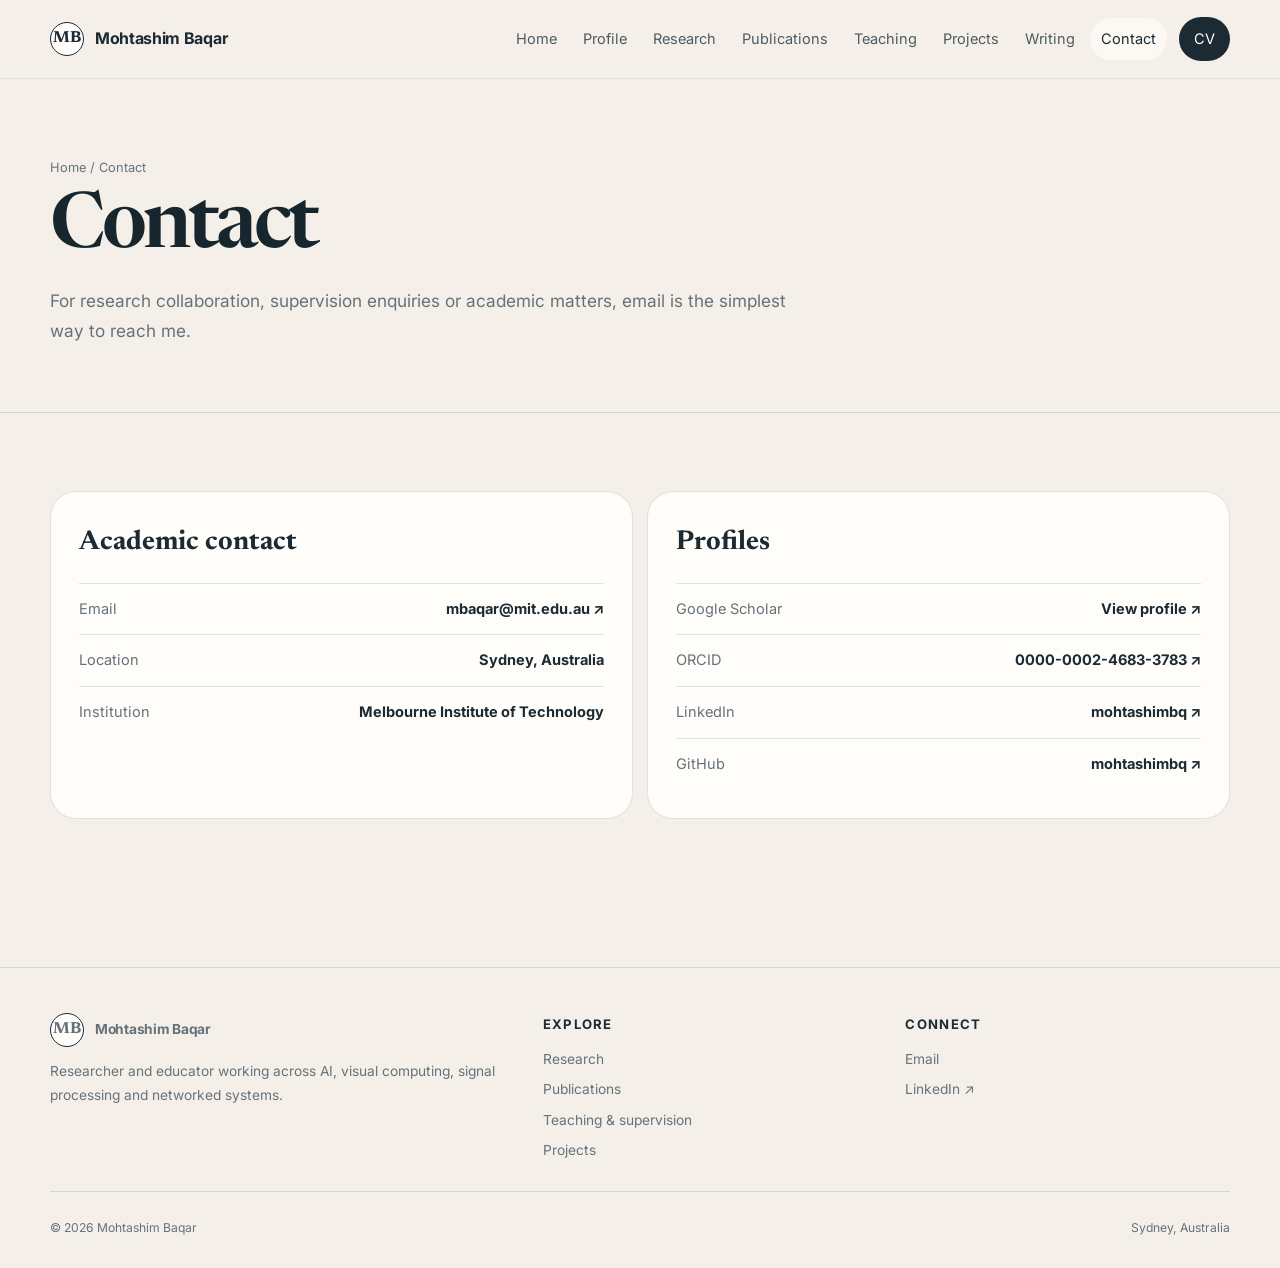
<file: contact.html>
<!doctype html><html lang="en"><head><meta charset="utf-8"><meta name="viewport" content="width=device-width,initial-scale=1"><title>Contact | Mohtashim Baqar, PhD</title><meta name="description" content="Contact details and academic profile links for Mohtashim Baqar, PhD."><meta name="theme-color" content="#f4f0e9"><link rel="icon" href="favicon.svg" type="image/svg+xml"><link rel="stylesheet" href="assets/styles.css"></head><body><a class="skip-link" href="#main">Skip to content</a><header class="site-header"><div class="container nav"><a class="brand" href="index.html"><span class="brand-mark">MB</span><span>Mohtashim Baqar</span></a><button class="menu-btn" aria-label="Open navigation" aria-expanded="false">☰</button><nav class="nav-links"><a href="index.html">Home</a><a href="profile.html">Profile</a><a href="research.html">Research</a><a href="publications.html">Publications</a><a href="teaching.html">Teaching</a><a href="projects.html">Projects</a><a href="writing.html">Writing</a><a class="active" href="contact.html">Contact</a><a class="nav-cta" href="cv.html">CV</a></nav></div></header><main id="main"><section class="page-hero"><div class="container"><div class="breadcrumb">Home / Contact</div><h1>Contact</h1><p class="intro">For research collaboration, supervision enquiries or academic matters, email is the simplest way to reach me.</p></div></section><section class="section section-rule"><div class="container contact-grid"><article class="contact-card"><h3>Academic contact</h3><a class="contact-link" href="mailto:mbaqar@mit.edu.au"><span>Email</span><strong>mbaqar@mit.edu.au ↗</strong></a><div class="contact-link"><span>Location</span><strong>Sydney, Australia</strong></div><div class="contact-link"><span>Institution</span><strong>Melbourne Institute of Technology</strong></div></article><article class="contact-card"><h3>Profiles</h3><a class="contact-link" href="https://scholar.google.com/citations?user=G6kk2C8AAAAJ" target="_blank" rel="noopener"><span>Google Scholar</span><strong>View profile ↗</strong></a><a class="contact-link" href="https://orcid.org/0000-0002-4683-3783" target="_blank" rel="noopener"><span>ORCID</span><strong>0000-0002-4683-3783 ↗</strong></a><a class="contact-link" href="https://www.linkedin.com/in/mohtashimbq" target="_blank" rel="noopener"><span>LinkedIn</span><strong>mohtashimbq ↗</strong></a><a class="contact-link" href="https://github.com/mohtashimbq" target="_blank" rel="noopener"><span>GitHub</span><strong>mohtashimbq ↗</strong></a></article></div></section></main><footer class="footer"><div class="container"><div class="footer-grid"><div><a class="brand" href="index.html"><span class="brand-mark">MB</span><span>Mohtashim Baqar</span></a><p>Researcher and educator working across AI, visual computing, signal processing and networked systems.</p></div><div><h4>Explore</h4><div class="footer-links"><a href="research.html">Research</a><a href="publications.html">Publications</a><a href="teaching.html">Teaching & supervision</a><a href="projects.html">Projects</a></div></div><div><h4>Connect</h4><div class="footer-links"><a href="mailto:mbaqar@mit.edu.au">Email</a><a href="https://www.linkedin.com/in/mohtashimbq" target="_blank" rel="noopener">LinkedIn ↗</a></div></div></div><div class="footer-bottom"><span>© <span data-year></span> Mohtashim Baqar</span><span>Sydney, Australia</span></div></div></footer><script src="assets/site.js"></script></body></html>
</file>
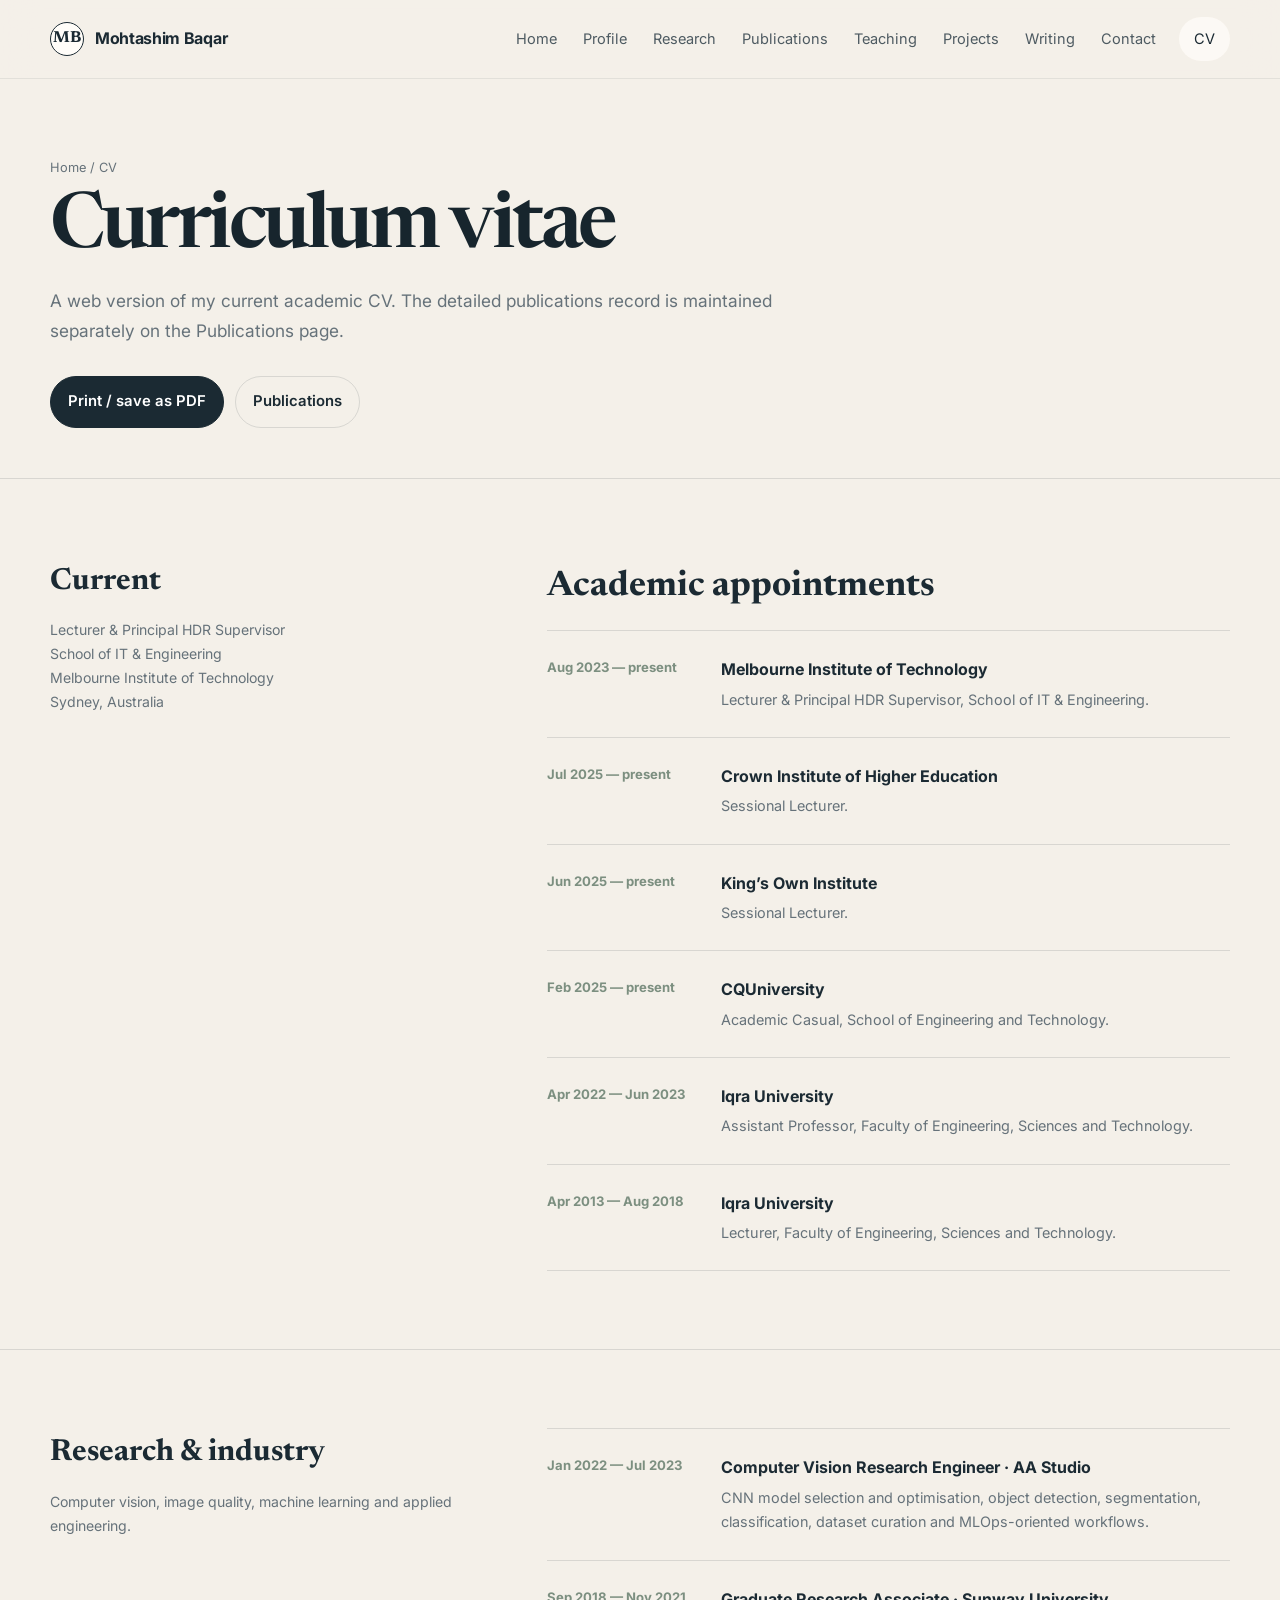
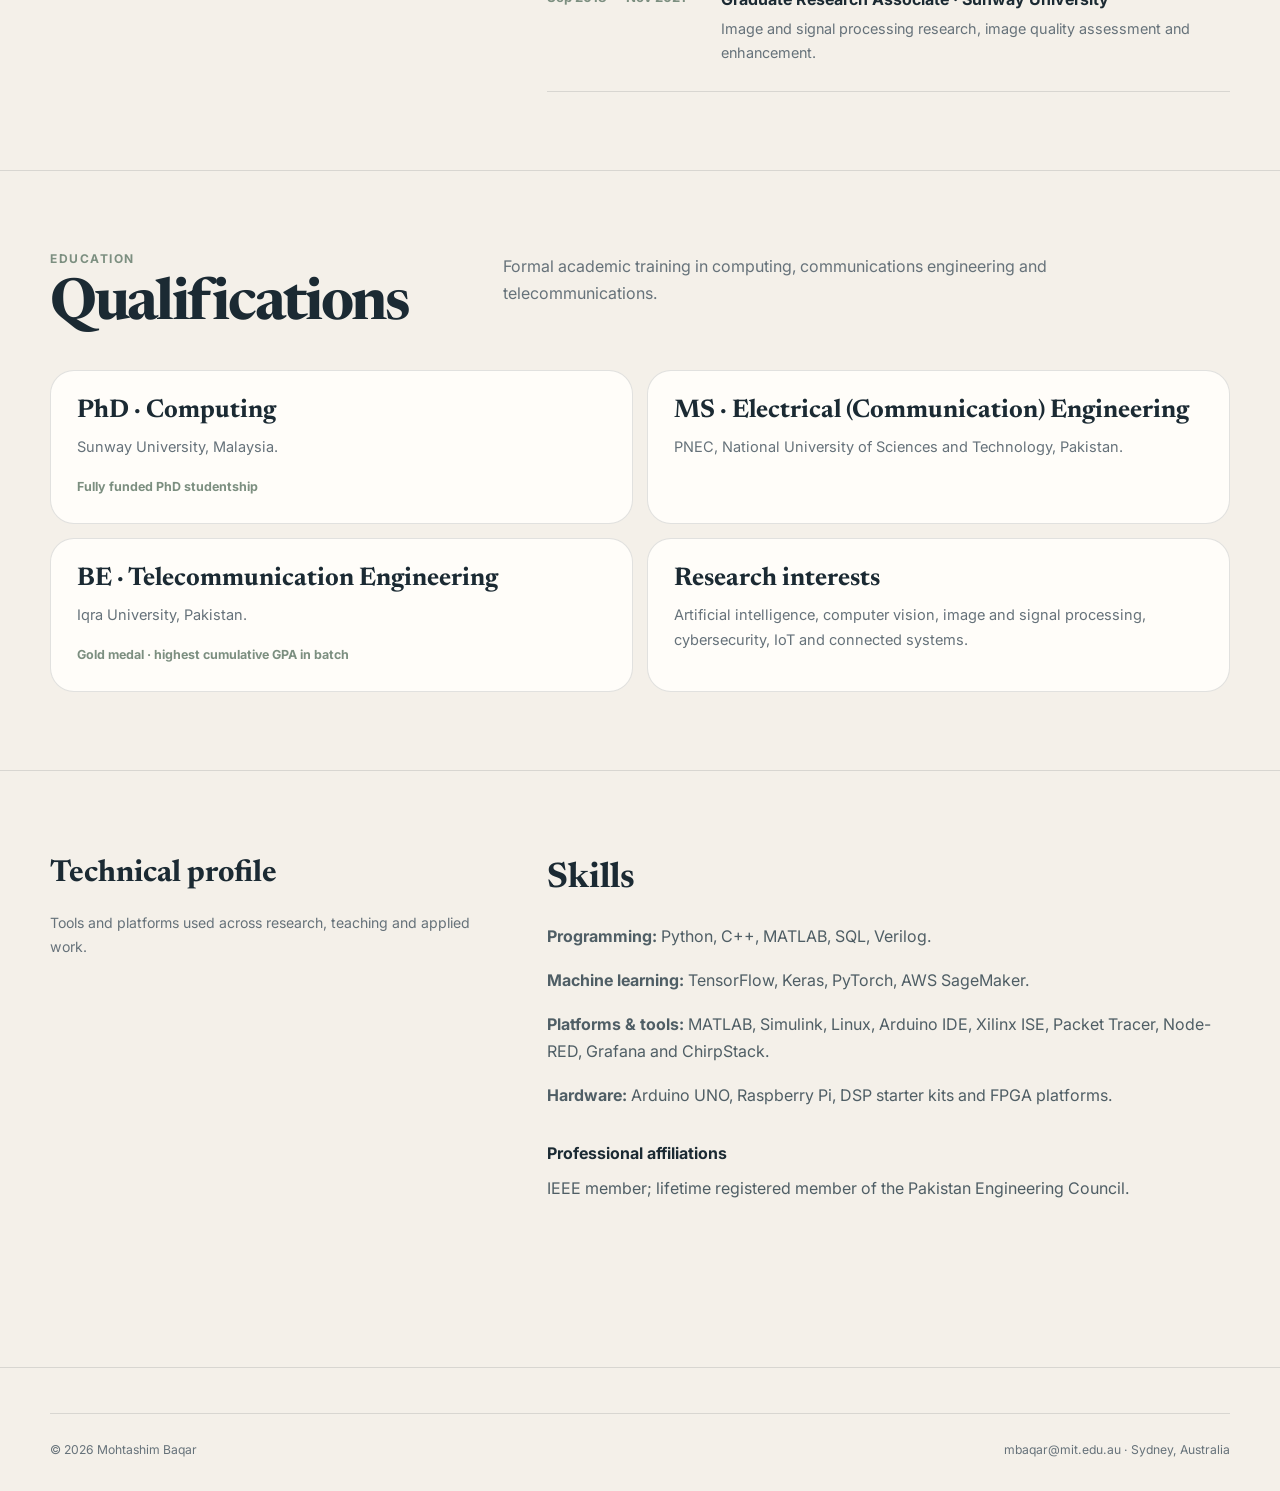
<file: cv.html>
<!doctype html><html lang="en"><head><meta charset="utf-8"><meta name="viewport" content="width=device-width,initial-scale=1"><title>CV | Mohtashim Baqar, PhD</title><meta name="description" content="Web CV of Mohtashim Baqar, PhD."><meta name="theme-color" content="#f4f0e9"><link rel="icon" href="favicon.svg" type="image/svg+xml"><link rel="stylesheet" href="assets/styles.css"></head><body><a class="skip-link" href="#main">Skip to content</a><header class="site-header"><div class="container nav"><a class="brand" href="index.html"><span class="brand-mark">MB</span><span>Mohtashim Baqar</span></a><button class="menu-btn" aria-label="Open navigation" aria-expanded="false">☰</button><nav class="nav-links"><a href="index.html">Home</a><a href="profile.html">Profile</a><a href="research.html">Research</a><a href="publications.html">Publications</a><a href="teaching.html">Teaching</a><a href="projects.html">Projects</a><a href="writing.html">Writing</a><a href="contact.html">Contact</a><a class="nav-cta active" href="cv.html">CV</a></nav></div></header><main id="main"><section class="page-hero"><div class="container"><div class="breadcrumb">Home / CV</div><h1>Curriculum vitae</h1><p class="intro">A web version of my current academic CV. The detailed publications record is maintained separately on the Publications page.</p><div class="hero-actions"><button class="btn btn-dark" onclick="window.print()">Print / save as PDF</button><a class="btn btn-light" href="publications.html">Publications</a></div></div></section><section class="section section-rule"><div class="container two-col"><aside class="aside-label"><h3>Current</h3><p>Lecturer & Principal HDR Supervisor<br>School of IT & Engineering<br>Melbourne Institute of Technology<br>Sydney, Australia</p></aside><div class="prose"><h2>Academic appointments</h2><div class="timeline"><div class="timeline-item"><div class="when">Aug 2023 — present</div><div><h3>Melbourne Institute of Technology</h3><p>Lecturer & Principal HDR Supervisor, School of IT & Engineering.</p></div></div><div class="timeline-item"><div class="when">Jul 2025 — present</div><div><h3>Crown Institute of Higher Education</h3><p>Sessional Lecturer.</p></div></div><div class="timeline-item"><div class="when">Jun 2025 — present</div><div><h3>King’s Own Institute</h3><p>Sessional Lecturer.</p></div></div><div class="timeline-item"><div class="when">Feb 2025 — present</div><div><h3>CQUniversity</h3><p>Academic Casual, School of Engineering and Technology.</p></div></div><div class="timeline-item"><div class="when">Apr 2022 — Jun 2023</div><div><h3>Iqra University</h3><p>Assistant Professor, Faculty of Engineering, Sciences and Technology.</p></div></div><div class="timeline-item"><div class="when">Apr 2013 — Aug 2018</div><div><h3>Iqra University</h3><p>Lecturer, Faculty of Engineering, Sciences and Technology.</p></div></div></div></div></div></section><section class="section section-rule"><div class="container two-col"><aside class="aside-label"><h3>Research & industry</h3><p>Computer vision, image quality, machine learning and applied engineering.</p></aside><div class="prose"><div class="timeline"><div class="timeline-item"><div class="when">Jan 2022 — Jul 2023</div><div><h3>Computer Vision Research Engineer · AA Studio</h3><p>CNN model selection and optimisation, object detection, segmentation, classification, dataset curation and MLOps-oriented workflows.</p></div></div><div class="timeline-item"><div class="when">Sep 2018 — Nov 2021</div><div><h3>Graduate Research Associate · Sunway University</h3><p>Image and signal processing research, image quality assessment and enhancement.</p></div></div></div></div></div></section><section class="section section-rule"><div class="container"><div class="section-head"><div><div class="kicker">Education</div><h2>Qualifications</h2></div><p>Formal academic training in computing, communications engineering and telecommunications.</p></div><div class="cards-2"><article class="plain-card"><h3>PhD · Computing</h3><p>Sunway University, Malaysia.</p><div class="meta">Fully funded PhD studentship</div></article><article class="plain-card"><h3>MS · Electrical (Communication) Engineering</h3><p>PNEC, National University of Sciences and Technology, Pakistan.</p></article><article class="plain-card"><h3>BE · Telecommunication Engineering</h3><p>Iqra University, Pakistan.</p><div class="meta">Gold medal · highest cumulative GPA in batch</div></article><article class="plain-card"><h3>Research interests</h3><p>Artificial intelligence, computer vision, image and signal processing, cybersecurity, IoT and connected systems.</p></article></div></div></section><section class="section section-rule"><div class="container two-col"><aside class="aside-label"><h3>Technical profile</h3><p>Tools and platforms used across research, teaching and applied work.</p></aside><div class="prose"><h2>Skills</h2><p><strong>Programming:</strong> Python, C++, MATLAB, SQL, Verilog.</p><p><strong>Machine learning:</strong> TensorFlow, Keras, PyTorch, AWS SageMaker.</p><p><strong>Platforms & tools:</strong> MATLAB, Simulink, Linux, Arduino IDE, Xilinx ISE, Packet Tracer, Node-RED, Grafana and ChirpStack.</p><p><strong>Hardware:</strong> Arduino UNO, Raspberry Pi, DSP starter kits and FPGA platforms.</p><h3>Professional affiliations</h3><p>IEEE member; lifetime registered member of the Pakistan Engineering Council.</p></div></div></section></main><footer class="footer"><div class="container"><div class="footer-bottom" style="margin-top:0"><span>© <span data-year></span> Mohtashim Baqar</span><span>mbaqar@mit.edu.au · Sydney, Australia</span></div></div></footer><script src="assets/site.js"></script></body></html>
</file>
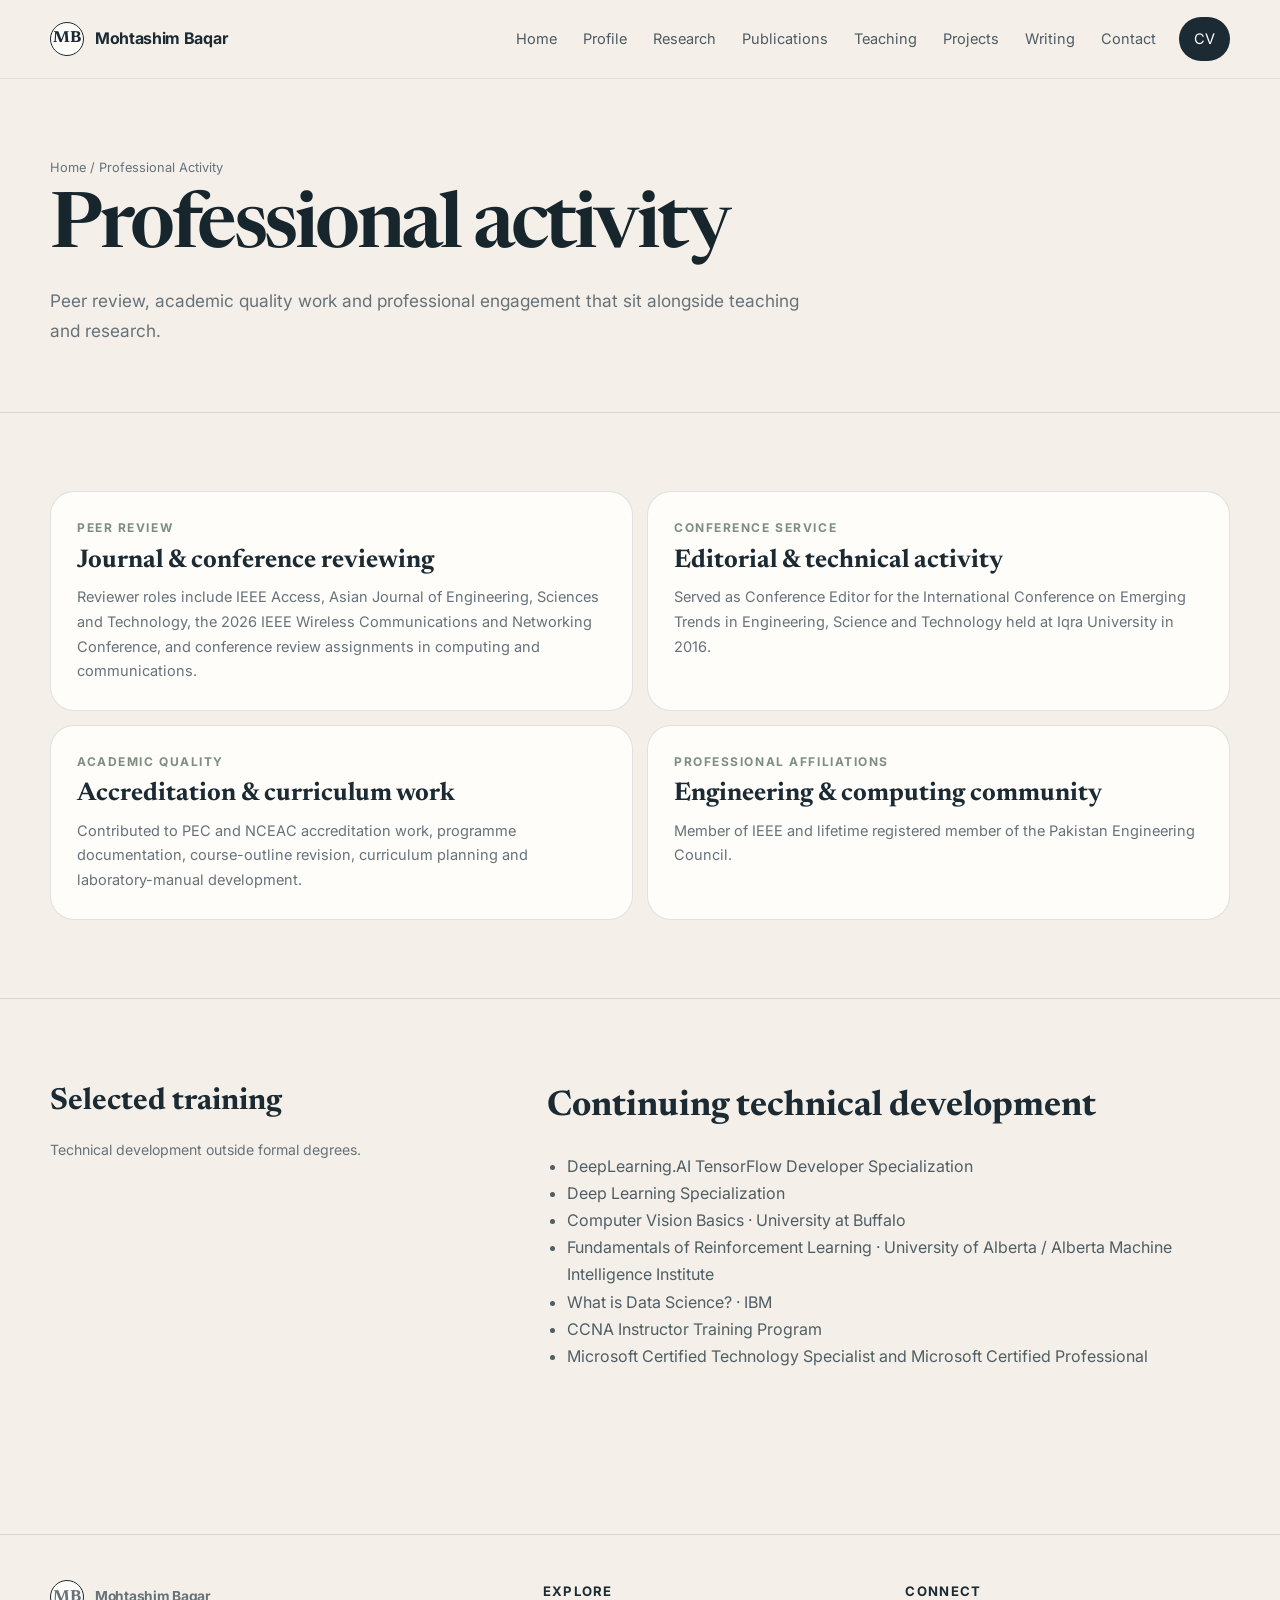
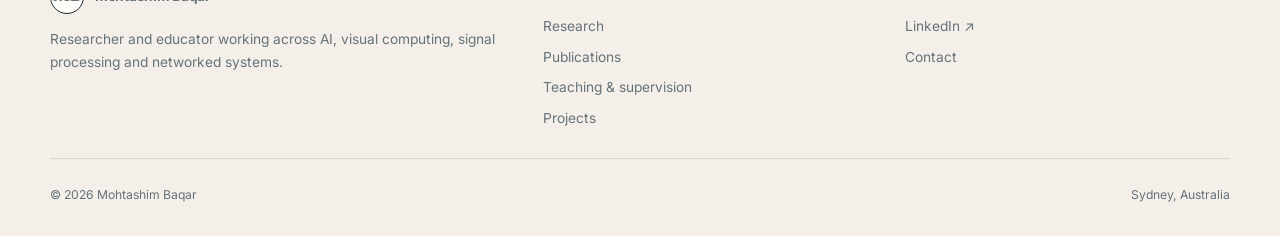
<file: professional.html>
<!doctype html><html lang="en"><head><meta charset="utf-8"><meta name="viewport" content="width=device-width,initial-scale=1"><title>Professional Activity | Mohtashim Baqar, PhD</title><meta name="description" content="Professional service, reviewing, affiliations and academic quality work of Mohtashim Baqar, PhD."><meta name="theme-color" content="#f4f0e9"><link rel="icon" href="favicon.svg" type="image/svg+xml"><link rel="stylesheet" href="assets/styles.css"></head><body><a class="skip-link" href="#main">Skip to content</a><header class="site-header"><div class="container nav"><a class="brand" href="index.html"><span class="brand-mark">MB</span><span>Mohtashim Baqar</span></a><button class="menu-btn" aria-label="Open navigation" aria-expanded="false">☰</button><nav class="nav-links"><a href="index.html">Home</a><a href="profile.html">Profile</a><a href="research.html">Research</a><a href="publications.html">Publications</a><a href="teaching.html">Teaching</a><a href="projects.html">Projects</a><a href="writing.html">Writing</a><a href="contact.html">Contact</a><a class="nav-cta" href="cv.html">CV</a></nav></div></header><main id="main"><section class="page-hero"><div class="container"><div class="breadcrumb">Home / Professional Activity</div><h1>Professional activity</h1><p class="intro">Peer review, academic quality work and professional engagement that sit alongside teaching and research.</p></div></section><section class="section section-rule"><div class="container"><div class="cards-2"><article class="plain-card"><div class="kicker">Peer review</div><h3>Journal & conference reviewing</h3><p>Reviewer roles include IEEE Access, Asian Journal of Engineering, Sciences and Technology, the 2026 IEEE Wireless Communications and Networking Conference, and conference review assignments in computing and communications.</p></article><article class="plain-card"><div class="kicker">Conference service</div><h3>Editorial & technical activity</h3><p>Served as Conference Editor for the International Conference on Emerging Trends in Engineering, Science and Technology held at Iqra University in 2016.</p></article><article class="plain-card"><div class="kicker">Academic quality</div><h3>Accreditation & curriculum work</h3><p>Contributed to PEC and NCEAC accreditation work, programme documentation, course-outline revision, curriculum planning and laboratory-manual development.</p></article><article class="plain-card"><div class="kicker">Professional affiliations</div><h3>Engineering & computing community</h3><p>Member of IEEE and lifetime registered member of the Pakistan Engineering Council.</p></article></div></div></section><section class="section section-rule"><div class="container two-col"><aside class="aside-label"><h3>Selected training</h3><p>Technical development outside formal degrees.</p></aside><div class="prose"><h2>Continuing technical development</h2><ul><li>DeepLearning.AI TensorFlow Developer Specialization</li><li>Deep Learning Specialization</li><li>Computer Vision Basics · University at Buffalo</li><li>Fundamentals of Reinforcement Learning · University of Alberta / Alberta Machine Intelligence Institute</li><li>What is Data Science? · IBM</li><li>CCNA Instructor Training Program</li><li>Microsoft Certified Technology Specialist and Microsoft Certified Professional</li></ul></div></div></section></main><footer class="footer"><div class="container"><div class="footer-grid"><div><a class="brand" href="index.html"><span class="brand-mark">MB</span><span>Mohtashim Baqar</span></a><p>Researcher and educator working across AI, visual computing, signal processing and networked systems.</p></div><div><h4>Explore</h4><div class="footer-links"><a href="research.html">Research</a><a href="publications.html">Publications</a><a href="teaching.html">Teaching & supervision</a><a href="projects.html">Projects</a></div></div><div><h4>Connect</h4><div class="footer-links"><a href="https://www.linkedin.com/in/mohtashimbq" target="_blank" rel="noopener">LinkedIn ↗</a><a href="contact.html">Contact</a></div></div></div><div class="footer-bottom"><span>© <span data-year></span> Mohtashim Baqar</span><span>Sydney, Australia</span></div></div></footer><script src="assets/site.js"></script></body></html>
</file>
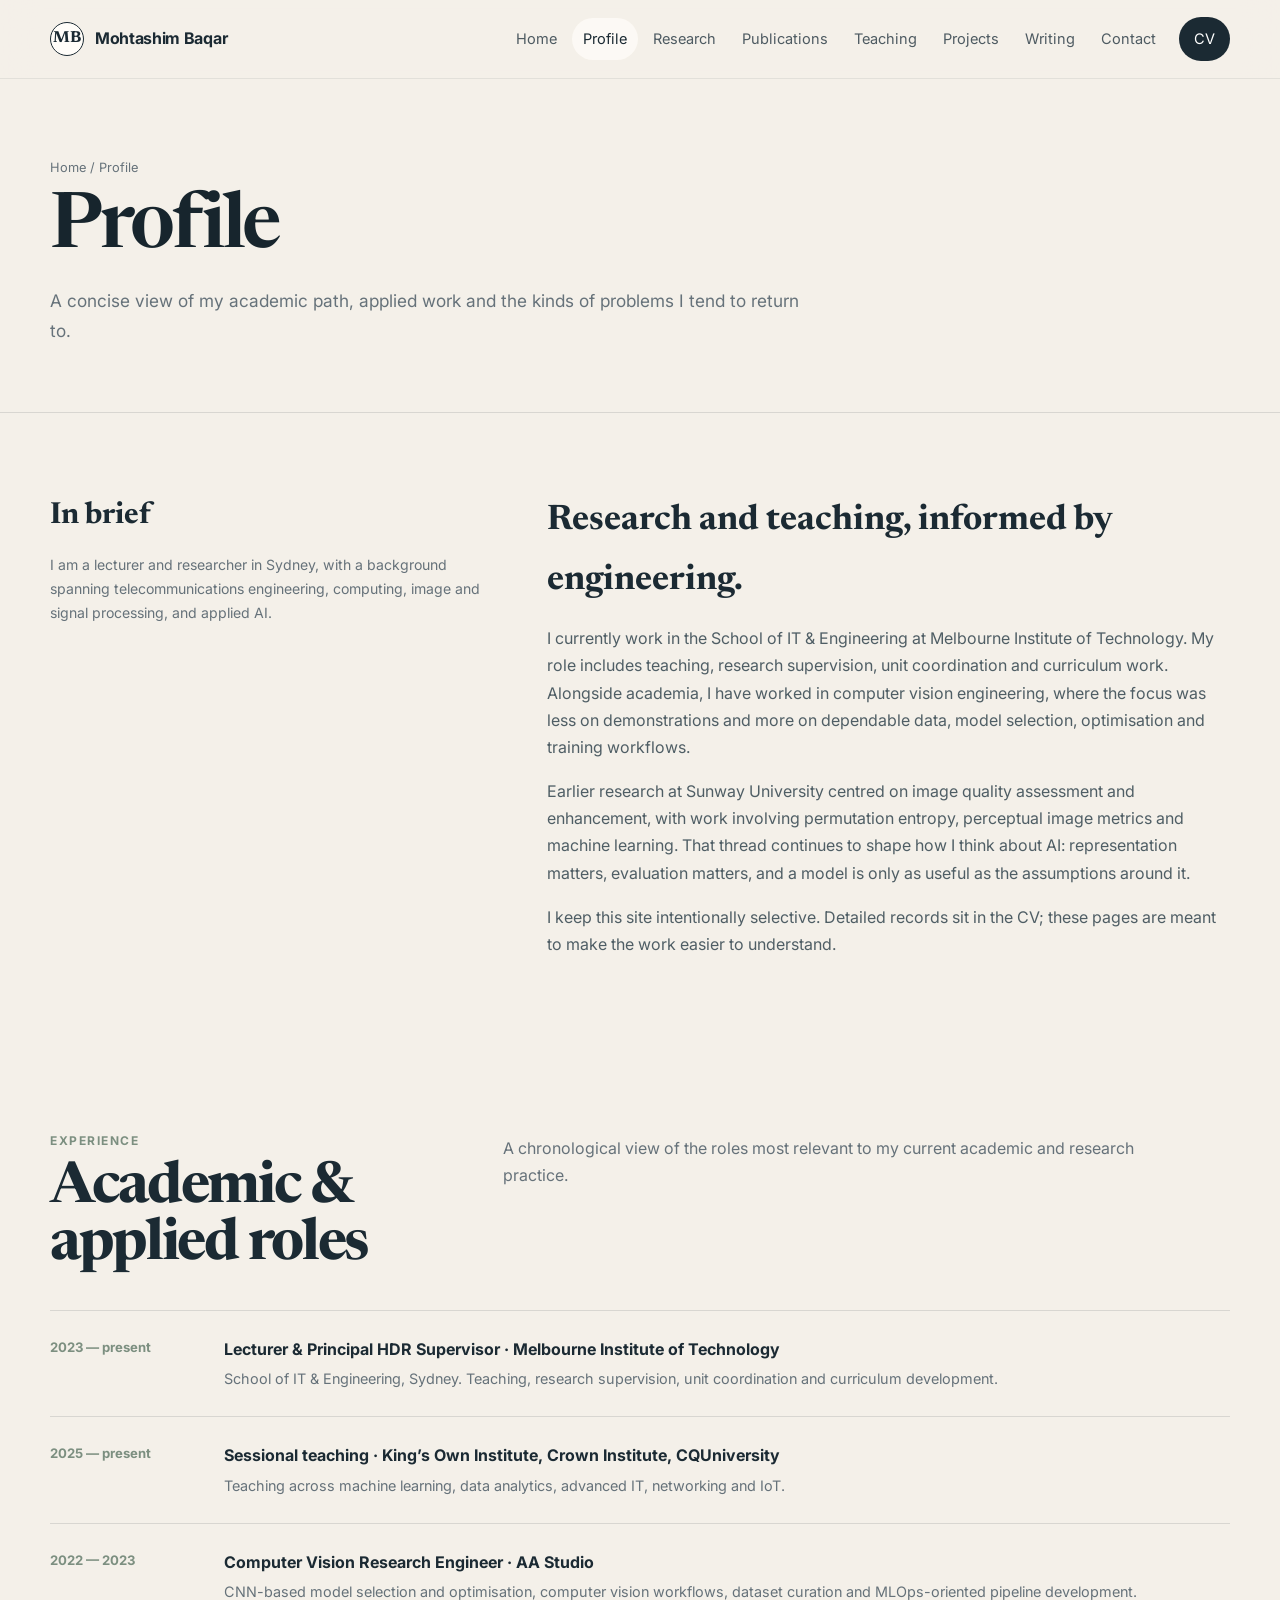
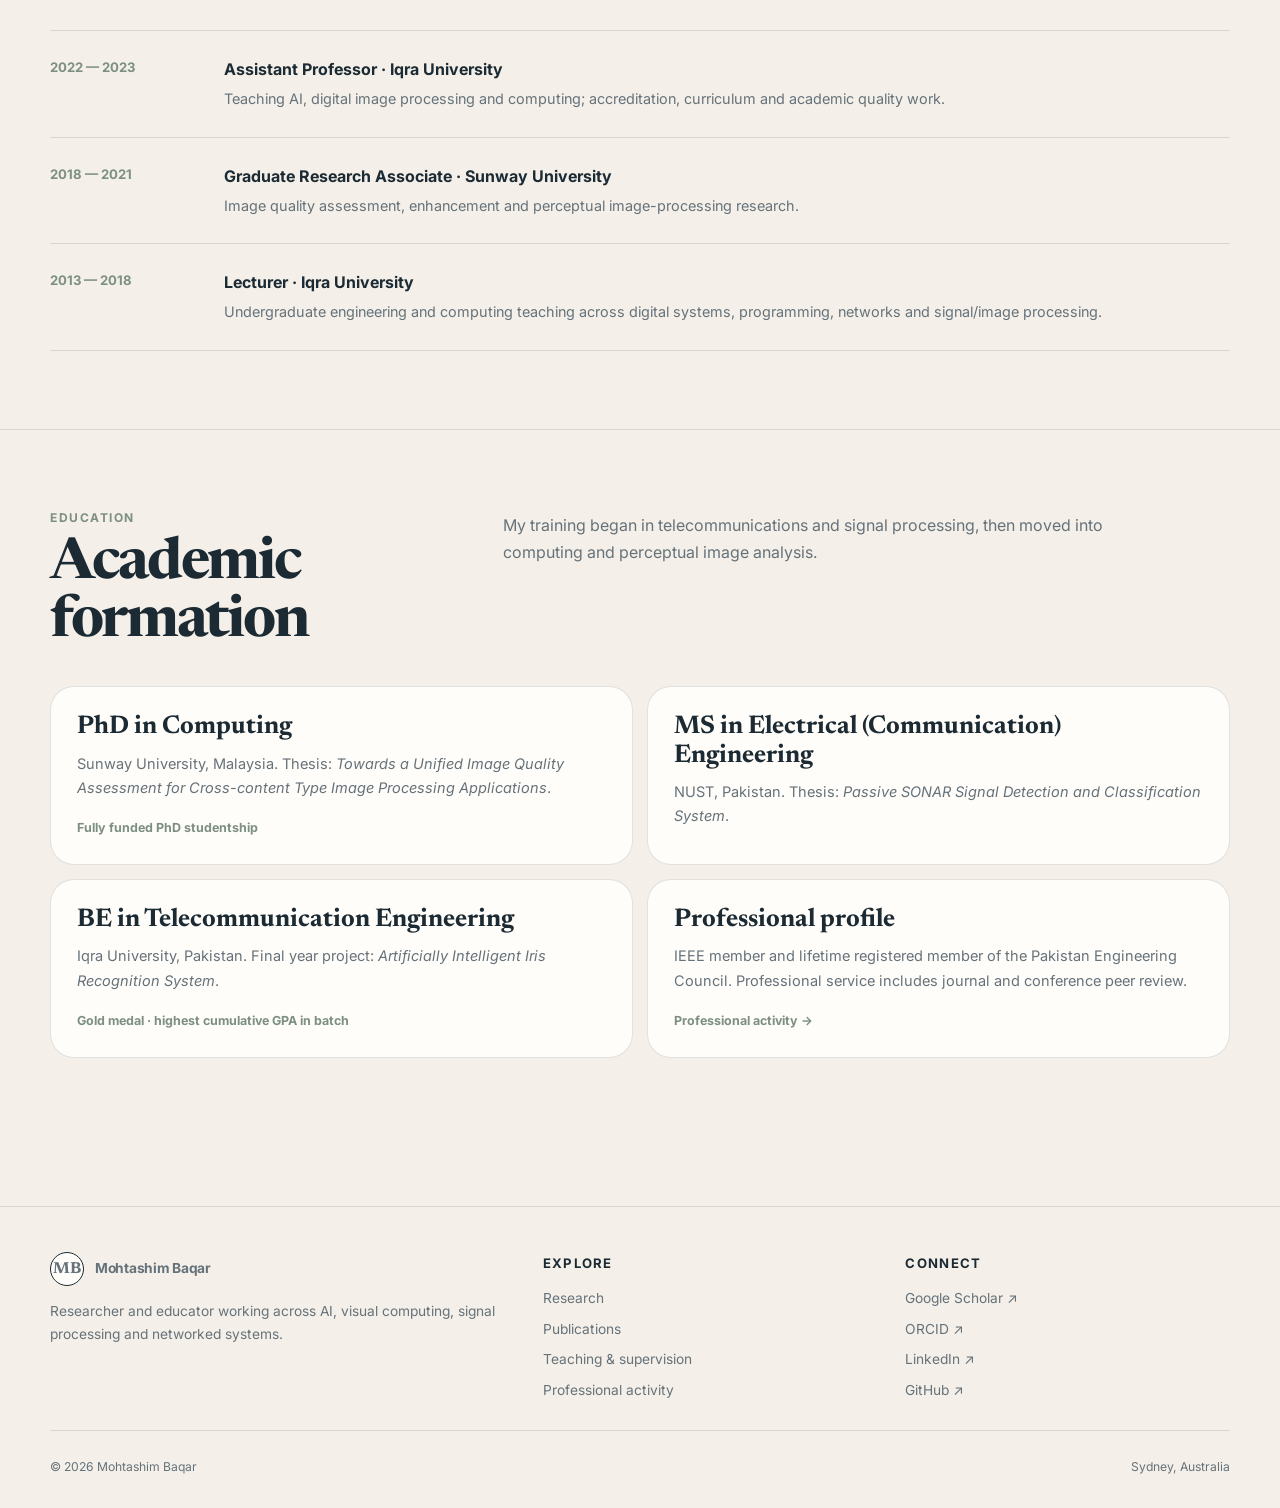
<file: profile.html>
<!doctype html><html lang="en"><head><meta charset="utf-8"><meta name="viewport" content="width=device-width,initial-scale=1"><title>Profile | Mohtashim Baqar, PhD</title><meta name="description" content="Academic and professional profile of Mohtashim Baqar, PhD."><meta name="theme-color" content="#f4f0e9"><link rel="icon" href="favicon.svg" type="image/svg+xml"><link rel="stylesheet" href="assets/styles.css"></head><body><a class="skip-link" href="#main">Skip to content</a><header class="site-header"><div class="container nav"><a class="brand" href="index.html"><span class="brand-mark">MB</span><span>Mohtashim Baqar</span></a><button class="menu-btn" aria-label="Open navigation" aria-expanded="false">☰</button><nav class="nav-links"><a href="index.html">Home</a><a class="active" href="profile.html">Profile</a><a href="research.html">Research</a><a href="publications.html">Publications</a><a href="teaching.html">Teaching</a><a href="projects.html">Projects</a><a href="writing.html">Writing</a><a href="contact.html">Contact</a><a class="nav-cta" href="cv.html">CV</a></nav></div></header><main id="main"><section class="page-hero"><div class="container"><div class="breadcrumb">Home / Profile</div><h1>Profile</h1><p class="intro">A concise view of my academic path, applied work and the kinds of problems I tend to return to.</p></div></section><section class="section section-rule"><div class="container two-col"><aside class="aside-label"><h3>In brief</h3><p>I am a lecturer and researcher in Sydney, with a background spanning telecommunications engineering, computing, image and signal processing, and applied AI.</p></aside><div class="prose"><h2>Research and teaching, informed by engineering.</h2><p>I currently work in the School of IT & Engineering at Melbourne Institute of Technology. My role includes teaching, research supervision, unit coordination and curriculum work. Alongside academia, I have worked in computer vision engineering, where the focus was less on demonstrations and more on dependable data, model selection, optimisation and training workflows.</p><p>Earlier research at Sunway University centred on image quality assessment and enhancement, with work involving permutation entropy, perceptual image metrics and machine learning. That thread continues to shape how I think about AI: representation matters, evaluation matters, and a model is only as useful as the assumptions around it.</p><p>I keep this site intentionally selective. Detailed records sit in the CV; these pages are meant to make the work easier to understand.</p></div></div></section><section class="section"><div class="container"><div class="section-head"><div><div class="kicker">Experience</div><h2>Academic & applied roles</h2></div><p>A chronological view of the roles most relevant to my current academic and research practice.</p></div><div class="timeline"><div class="timeline-item"><div class="when">2023 — present</div><div><h3>Lecturer & Principal HDR Supervisor · Melbourne Institute of Technology</h3><p>School of IT & Engineering, Sydney. Teaching, research supervision, unit coordination and curriculum development.</p></div></div><div class="timeline-item"><div class="when">2025 — present</div><div><h3>Sessional teaching · King’s Own Institute, Crown Institute, CQUniversity</h3><p>Teaching across machine learning, data analytics, advanced IT, networking and IoT.</p></div></div><div class="timeline-item"><div class="when">2022 — 2023</div><div><h3>Computer Vision Research Engineer · AA Studio</h3><p>CNN-based model selection and optimisation, computer vision workflows, dataset curation and MLOps-oriented pipeline development.</p></div></div><div class="timeline-item"><div class="when">2022 — 2023</div><div><h3>Assistant Professor · Iqra University</h3><p>Teaching AI, digital image processing and computing; accreditation, curriculum and academic quality work.</p></div></div><div class="timeline-item"><div class="when">2018 — 2021</div><div><h3>Graduate Research Associate · Sunway University</h3><p>Image quality assessment, enhancement and perceptual image-processing research.</p></div></div><div class="timeline-item"><div class="when">2013 — 2018</div><div><h3>Lecturer · Iqra University</h3><p>Undergraduate engineering and computing teaching across digital systems, programming, networks and signal/image processing.</p></div></div></div></div></section><section class="section section-rule"><div class="container"><div class="section-head"><div><div class="kicker">Education</div><h2>Academic formation</h2></div><p>My training began in telecommunications and signal processing, then moved into computing and perceptual image analysis.</p></div><div class="cards-2"><div class="plain-card"><h3>PhD in Computing</h3><p>Sunway University, Malaysia. Thesis: <em>Towards a Unified Image Quality Assessment for Cross-content Type Image Processing Applications</em>.</p><div class="meta">Fully funded PhD studentship</div></div><div class="plain-card"><h3>MS in Electrical (Communication) Engineering</h3><p>NUST, Pakistan. Thesis: <em>Passive SONAR Signal Detection and Classification System</em>.</p></div><div class="plain-card"><h3>BE in Telecommunication Engineering</h3><p>Iqra University, Pakistan. Final year project: <em>Artificially Intelligent Iris Recognition System</em>.</p><div class="meta">Gold medal · highest cumulative GPA in batch</div></div><div class="plain-card"><h3>Professional profile</h3><p>IEEE member and lifetime registered member of the Pakistan Engineering Council. Professional service includes journal and conference peer review.</p><div class="meta"><a href="professional.html">Professional activity →</a></div></div></div></div></section></main><footer class="footer"><div class="container"><div class="footer-grid"><div><a class="brand" href="index.html"><span class="brand-mark">MB</span><span>Mohtashim Baqar</span></a><p>Researcher and educator working across AI, visual computing, signal processing and networked systems.</p></div><div><h4>Explore</h4><div class="footer-links"><a href="research.html">Research</a><a href="publications.html">Publications</a><a href="teaching.html">Teaching & supervision</a><a href="professional.html">Professional activity</a></div></div><div><h4>Connect</h4><div class="footer-links"><a href="https://scholar.google.com/citations?user=G6kk2C8AAAAJ" target="_blank" rel="noopener">Google Scholar ↗</a><a href="https://orcid.org/0000-0002-4683-3783" target="_blank" rel="noopener">ORCID ↗</a><a href="https://www.linkedin.com/in/mohtashimbq" target="_blank" rel="noopener">LinkedIn ↗</a><a href="https://github.com/mohtashimbq" target="_blank" rel="noopener">GitHub ↗</a></div></div></div><div class="footer-bottom"><span>© <span data-year></span> Mohtashim Baqar</span><span>Sydney, Australia</span></div></div></footer><script src="assets/site.js"></script></body></html>
</file>
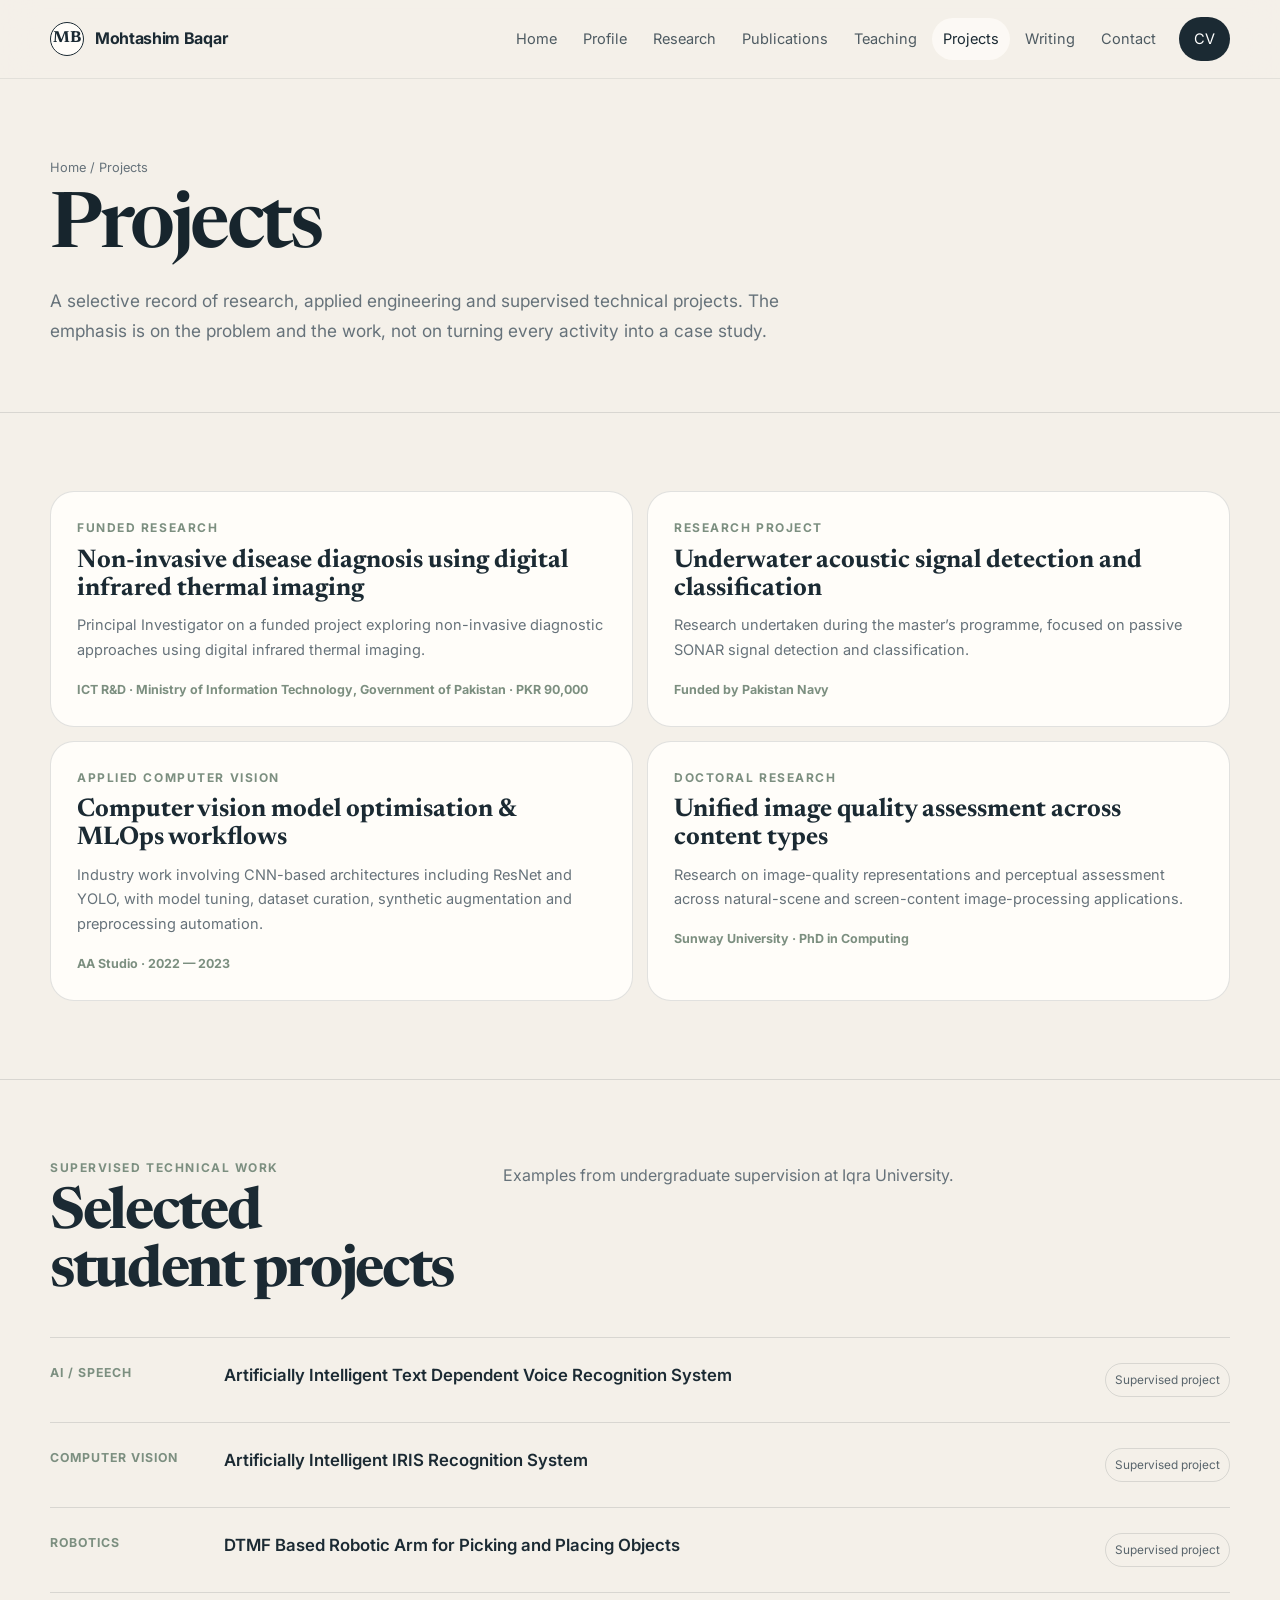
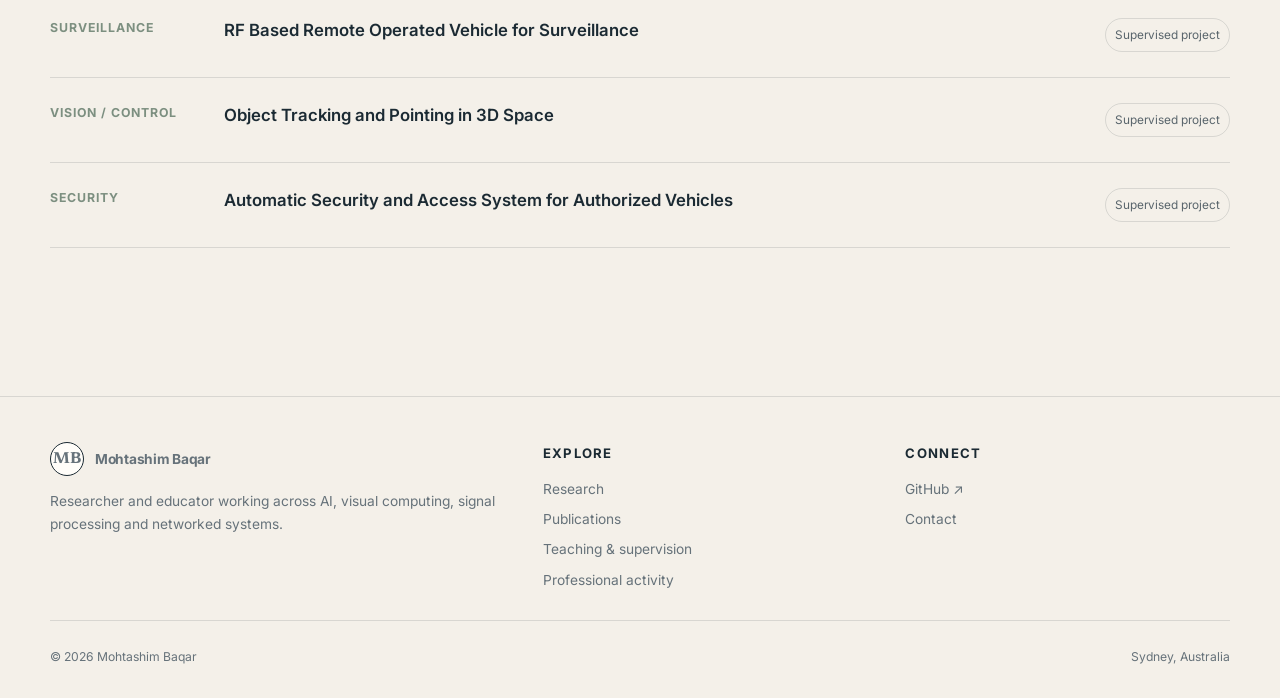
<file: projects.html>
<!doctype html><html lang="en"><head><meta charset="utf-8"><meta name="viewport" content="width=device-width,initial-scale=1"><title>Projects | Mohtashim Baqar, PhD</title><meta name="description" content="Selected research and applied projects of Mohtashim Baqar, PhD."><meta name="theme-color" content="#f4f0e9"><link rel="icon" href="favicon.svg" type="image/svg+xml"><link rel="stylesheet" href="assets/styles.css"></head><body><a class="skip-link" href="#main">Skip to content</a><header class="site-header"><div class="container nav"><a class="brand" href="index.html"><span class="brand-mark">MB</span><span>Mohtashim Baqar</span></a><button class="menu-btn" aria-label="Open navigation" aria-expanded="false">☰</button><nav class="nav-links"><a href="index.html">Home</a><a href="profile.html">Profile</a><a href="research.html">Research</a><a href="publications.html">Publications</a><a href="teaching.html">Teaching</a><a class="active" href="projects.html">Projects</a><a href="writing.html">Writing</a><a href="contact.html">Contact</a><a class="nav-cta" href="cv.html">CV</a></nav></div></header><main id="main"><section class="page-hero"><div class="container"><div class="breadcrumb">Home / Projects</div><h1>Projects</h1><p class="intro">A selective record of research, applied engineering and supervised technical projects. The emphasis is on the problem and the work, not on turning every activity into a case study.</p></div></section><section class="section section-rule"><div class="container"><div class="cards-2"><article class="plain-card"><div class="kicker">Funded research</div><h3>Non-invasive disease diagnosis using digital infrared thermal imaging</h3><p>Principal Investigator on a funded project exploring non-invasive diagnostic approaches using digital infrared thermal imaging.</p><div class="meta">ICT R&D · Ministry of Information Technology, Government of Pakistan · PKR 90,000</div></article><article class="plain-card"><div class="kicker">Research project</div><h3>Underwater acoustic signal detection and classification</h3><p>Research undertaken during the master’s programme, focused on passive SONAR signal detection and classification.</p><div class="meta">Funded by Pakistan Navy</div></article><article class="plain-card"><div class="kicker">Applied computer vision</div><h3>Computer vision model optimisation & MLOps workflows</h3><p>Industry work involving CNN-based architectures including ResNet and YOLO, with model tuning, dataset curation, synthetic augmentation and preprocessing automation.</p><div class="meta">AA Studio · 2022 — 2023</div></article><article class="plain-card"><div class="kicker">Doctoral research</div><h3>Unified image quality assessment across content types</h3><p>Research on image-quality representations and perceptual assessment across natural-scene and screen-content image-processing applications.</p><div class="meta">Sunway University · PhD in Computing</div></article></div></div></section><section class="section section-rule"><div class="container"><div class="section-head"><div><div class="kicker">Supervised technical work</div><h2>Selected student projects</h2></div><p>Examples from undergraduate supervision at Iqra University.</p></div><div class="work-list"><article class="work-row"><div class="work-meta">AI / Speech</div><div><h3>Artificially Intelligent Text Dependent Voice Recognition System</h3></div><span class="tag">Supervised project</span></article><article class="work-row"><div class="work-meta">Computer Vision</div><div><h3>Artificially Intelligent IRIS Recognition System</h3></div><span class="tag">Supervised project</span></article><article class="work-row"><div class="work-meta">Robotics</div><div><h3>DTMF Based Robotic Arm for Picking and Placing Objects</h3></div><span class="tag">Supervised project</span></article><article class="work-row"><div class="work-meta">Surveillance</div><div><h3>RF Based Remote Operated Vehicle for Surveillance</h3></div><span class="tag">Supervised project</span></article><article class="work-row"><div class="work-meta">Vision / Control</div><div><h3>Object Tracking and Pointing in 3D Space</h3></div><span class="tag">Supervised project</span></article><article class="work-row"><div class="work-meta">Security</div><div><h3>Automatic Security and Access System for Authorized Vehicles</h3></div><span class="tag">Supervised project</span></article></div></div></section></main><footer class="footer"><div class="container"><div class="footer-grid"><div><a class="brand" href="index.html"><span class="brand-mark">MB</span><span>Mohtashim Baqar</span></a><p>Researcher and educator working across AI, visual computing, signal processing and networked systems.</p></div><div><h4>Explore</h4><div class="footer-links"><a href="research.html">Research</a><a href="publications.html">Publications</a><a href="teaching.html">Teaching & supervision</a><a href="professional.html">Professional activity</a></div></div><div><h4>Connect</h4><div class="footer-links"><a href="https://github.com/mohtashimbq" target="_blank" rel="noopener">GitHub ↗</a><a href="contact.html">Contact</a></div></div></div><div class="footer-bottom"><span>© <span data-year></span> Mohtashim Baqar</span><span>Sydney, Australia</span></div></div></footer><script src="assets/site.js"></script></body></html>
</file>
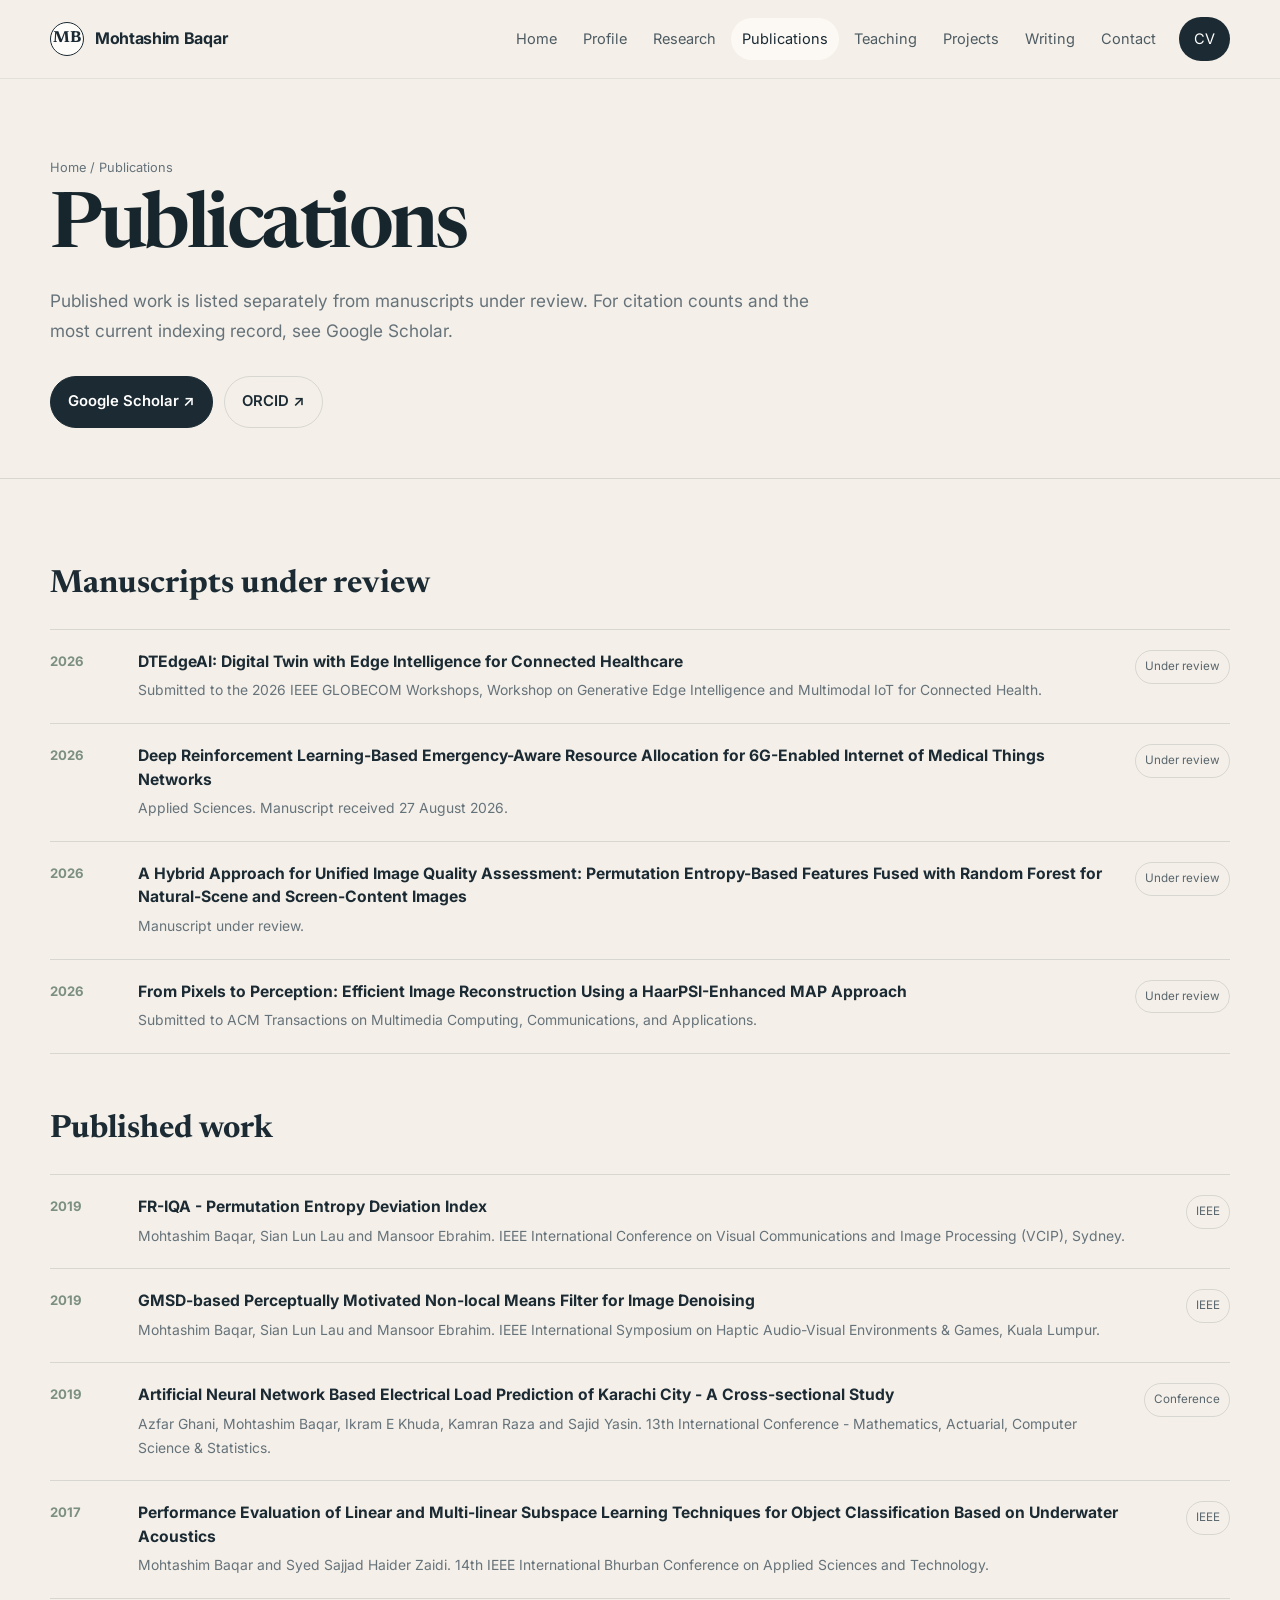
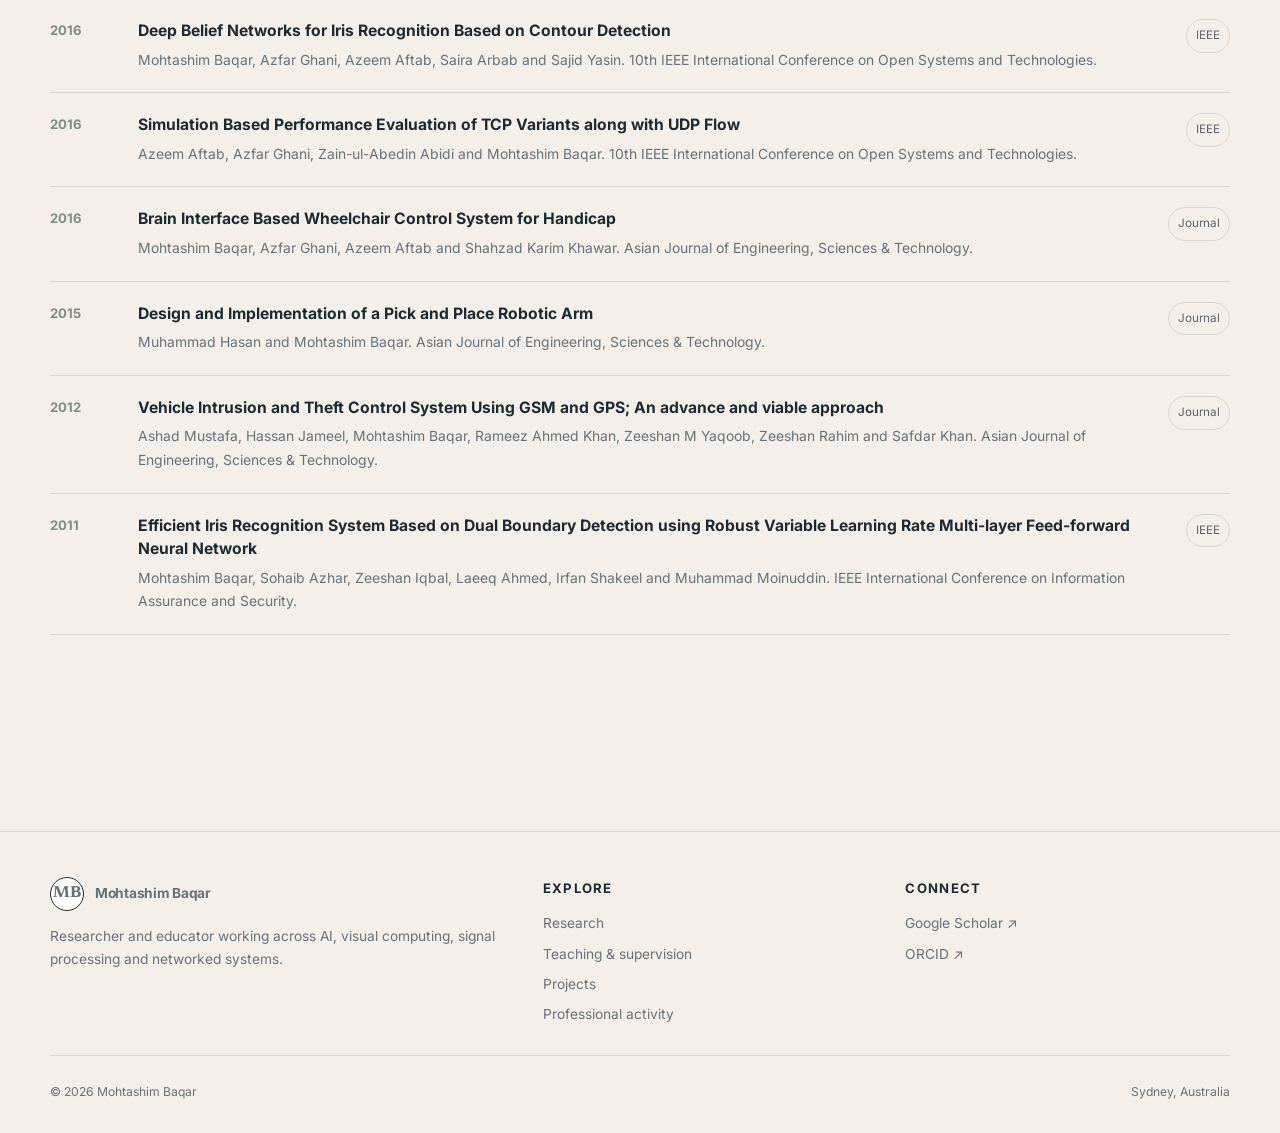
<file: publications.html>
<!doctype html><html lang="en"><head><meta charset="utf-8"><meta name="viewport" content="width=device-width,initial-scale=1"><title>Publications | Mohtashim Baqar, PhD</title><meta name="description" content="Published work and manuscripts under review by Mohtashim Baqar, PhD."><meta name="theme-color" content="#f4f0e9"><link rel="icon" href="favicon.svg" type="image/svg+xml"><link rel="stylesheet" href="assets/styles.css"></head><body><a class="skip-link" href="#main">Skip to content</a><header class="site-header"><div class="container nav"><a class="brand" href="index.html"><span class="brand-mark">MB</span><span>Mohtashim Baqar</span></a><button class="menu-btn" aria-label="Open navigation" aria-expanded="false">☰</button><nav class="nav-links"><a href="index.html">Home</a><a href="profile.html">Profile</a><a href="research.html">Research</a><a class="active" href="publications.html">Publications</a><a href="teaching.html">Teaching</a><a href="projects.html">Projects</a><a href="writing.html">Writing</a><a href="contact.html">Contact</a><a class="nav-cta" href="cv.html">CV</a></nav></div></header><main id="main"><section class="page-hero"><div class="container"><div class="breadcrumb">Home / Publications</div><h1>Publications</h1><p class="intro">Published work is listed separately from manuscripts under review. For citation counts and the most current indexing record, see Google Scholar.</p><div class="hero-actions"><a class="btn btn-dark" href="https://scholar.google.com/citations?user=G6kk2C8AAAAJ" target="_blank" rel="noopener">Google Scholar ↗</a><a class="btn btn-light" href="https://orcid.org/0000-0002-4683-3783" target="_blank" rel="noopener">ORCID ↗</a></div></div></section><section class="section section-rule"><div class="container"><div class="pub-group"><h2>Manuscripts under review</h2><div class="publication"><div class="pub-year">2026</div><div><h3>DTEdgeAI: Digital Twin with Edge Intelligence for Connected Healthcare</h3><p>Submitted to the 2026 IEEE GLOBECOM Workshops, Workshop on Generative Edge Intelligence and Multimodal IoT for Connected Health.</p></div><span class="pub-state">Under review</span></div><div class="publication"><div class="pub-year">2026</div><div><h3>Deep Reinforcement Learning-Based Emergency-Aware Resource Allocation for 6G-Enabled Internet of Medical Things Networks</h3><p>Applied Sciences. Manuscript received 27 August 2026.</p></div><span class="pub-state">Under review</span></div><div class="publication"><div class="pub-year">2026</div><div><h3>A Hybrid Approach for Unified Image Quality Assessment: Permutation Entropy-Based Features Fused with Random Forest for Natural-Scene and Screen-Content Images</h3><p>Manuscript under review.</p></div><span class="pub-state">Under review</span></div><div class="publication"><div class="pub-year">2026</div><div><h3>From Pixels to Perception: Efficient Image Reconstruction Using a HaarPSI-Enhanced MAP Approach</h3><p>Submitted to ACM Transactions on Multimedia Computing, Communications, and Applications.</p></div><span class="pub-state">Under review</span></div></div><div class="pub-group"><h2>Published work</h2><div class="publication"><div class="pub-year">2019</div><div><h3>FR-IQA - Permutation Entropy Deviation Index</h3><p>Mohtashim Baqar, Sian Lun Lau and Mansoor Ebrahim. IEEE International Conference on Visual Communications and Image Processing (VCIP), Sydney.</p></div><span class="pub-state">IEEE</span></div><div class="publication"><div class="pub-year">2019</div><div><h3>GMSD-based Perceptually Motivated Non-local Means Filter for Image Denoising</h3><p>Mohtashim Baqar, Sian Lun Lau and Mansoor Ebrahim. IEEE International Symposium on Haptic Audio-Visual Environments & Games, Kuala Lumpur.</p></div><span class="pub-state">IEEE</span></div><div class="publication"><div class="pub-year">2019</div><div><h3>Artificial Neural Network Based Electrical Load Prediction of Karachi City - A Cross-sectional Study</h3><p>Azfar Ghani, Mohtashim Baqar, Ikram E Khuda, Kamran Raza and Sajid Yasin. 13th International Conference - Mathematics, Actuarial, Computer Science & Statistics.</p></div><span class="pub-state">Conference</span></div><div class="publication"><div class="pub-year">2017</div><div><h3>Performance Evaluation of Linear and Multi-linear Subspace Learning Techniques for Object Classification Based on Underwater Acoustics</h3><p>Mohtashim Baqar and Syed Sajjad Haider Zaidi. 14th IEEE International Bhurban Conference on Applied Sciences and Technology.</p></div><span class="pub-state">IEEE</span></div><div class="publication"><div class="pub-year">2016</div><div><h3>Deep Belief Networks for Iris Recognition Based on Contour Detection</h3><p>Mohtashim Baqar, Azfar Ghani, Azeem Aftab, Saira Arbab and Sajid Yasin. 10th IEEE International Conference on Open Systems and Technologies.</p></div><span class="pub-state">IEEE</span></div><div class="publication"><div class="pub-year">2016</div><div><h3>Simulation Based Performance Evaluation of TCP Variants along with UDP Flow</h3><p>Azeem Aftab, Azfar Ghani, Zain-ul-Abedin Abidi and Mohtashim Baqar. 10th IEEE International Conference on Open Systems and Technologies.</p></div><span class="pub-state">IEEE</span></div><div class="publication"><div class="pub-year">2016</div><div><h3>Brain Interface Based Wheelchair Control System for Handicap</h3><p>Mohtashim Baqar, Azfar Ghani, Azeem Aftab and Shahzad Karim Khawar. Asian Journal of Engineering, Sciences & Technology.</p></div><span class="pub-state">Journal</span></div><div class="publication"><div class="pub-year">2015</div><div><h3>Design and Implementation of a Pick and Place Robotic Arm</h3><p>Muhammad Hasan and Mohtashim Baqar. Asian Journal of Engineering, Sciences & Technology.</p></div><span class="pub-state">Journal</span></div><div class="publication"><div class="pub-year">2012</div><div><h3>Vehicle Intrusion and Theft Control System Using GSM and GPS; An advance and viable approach</h3><p>Ashad Mustafa, Hassan Jameel, Mohtashim Baqar, Rameez Ahmed Khan, Zeeshan M Yaqoob, Zeeshan Rahim and Safdar Khan. Asian Journal of Engineering, Sciences & Technology.</p></div><span class="pub-state">Journal</span></div><div class="publication"><div class="pub-year">2011</div><div><h3>Efficient Iris Recognition System Based on Dual Boundary Detection using Robust Variable Learning Rate Multi-layer Feed-forward Neural Network</h3><p>Mohtashim Baqar, Sohaib Azhar, Zeeshan Iqbal, Laeeq Ahmed, Irfan Shakeel and Muhammad Moinuddin. IEEE International Conference on Information Assurance and Security.</p></div><span class="pub-state">IEEE</span></div></div></div></section></main><footer class="footer"><div class="container"><div class="footer-grid"><div><a class="brand" href="index.html"><span class="brand-mark">MB</span><span>Mohtashim Baqar</span></a><p>Researcher and educator working across AI, visual computing, signal processing and networked systems.</p></div><div><h4>Explore</h4><div class="footer-links"><a href="research.html">Research</a><a href="teaching.html">Teaching & supervision</a><a href="projects.html">Projects</a><a href="professional.html">Professional activity</a></div></div><div><h4>Connect</h4><div class="footer-links"><a href="https://scholar.google.com/citations?user=G6kk2C8AAAAJ" target="_blank" rel="noopener">Google Scholar ↗</a><a href="https://orcid.org/0000-0002-4683-3783" target="_blank" rel="noopener">ORCID ↗</a></div></div></div><div class="footer-bottom"><span>© <span data-year></span> Mohtashim Baqar</span><span>Sydney, Australia</span></div></div></footer><script src="assets/site.js"></script></body></html>
</file>
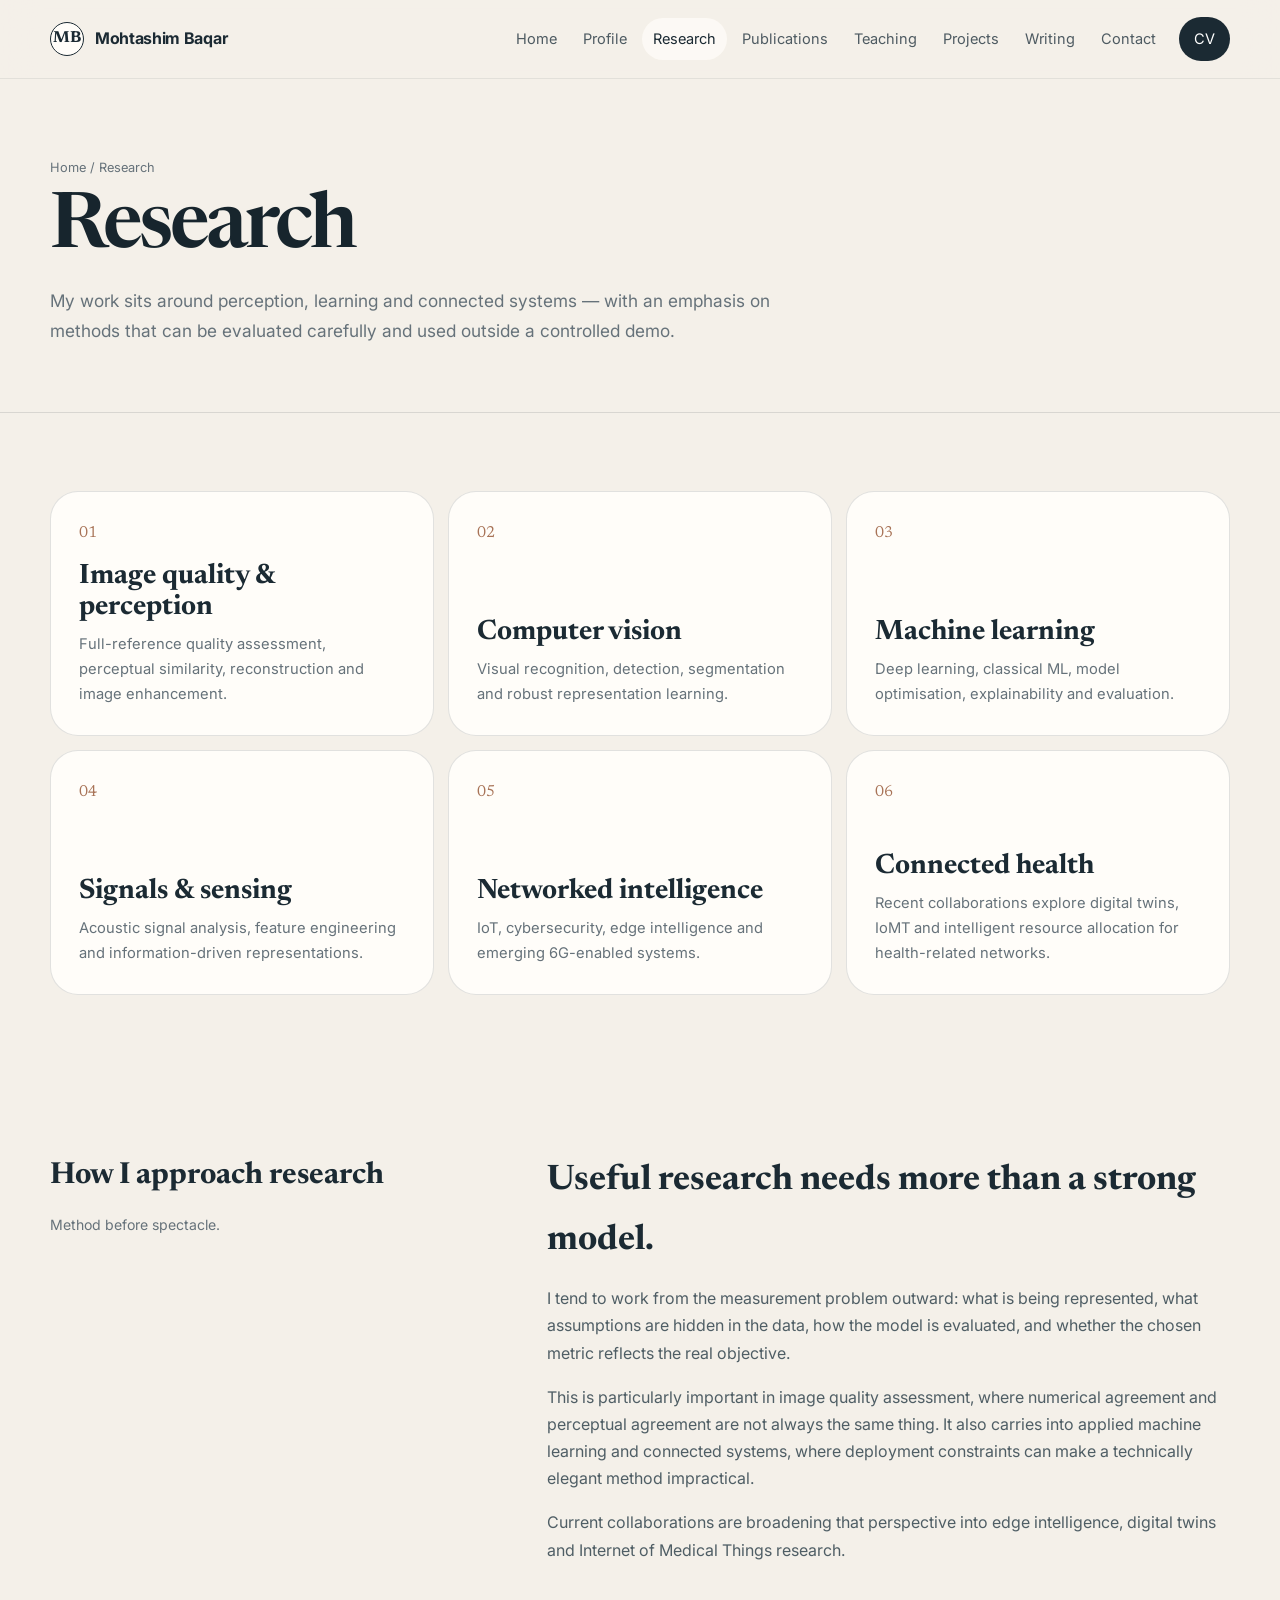
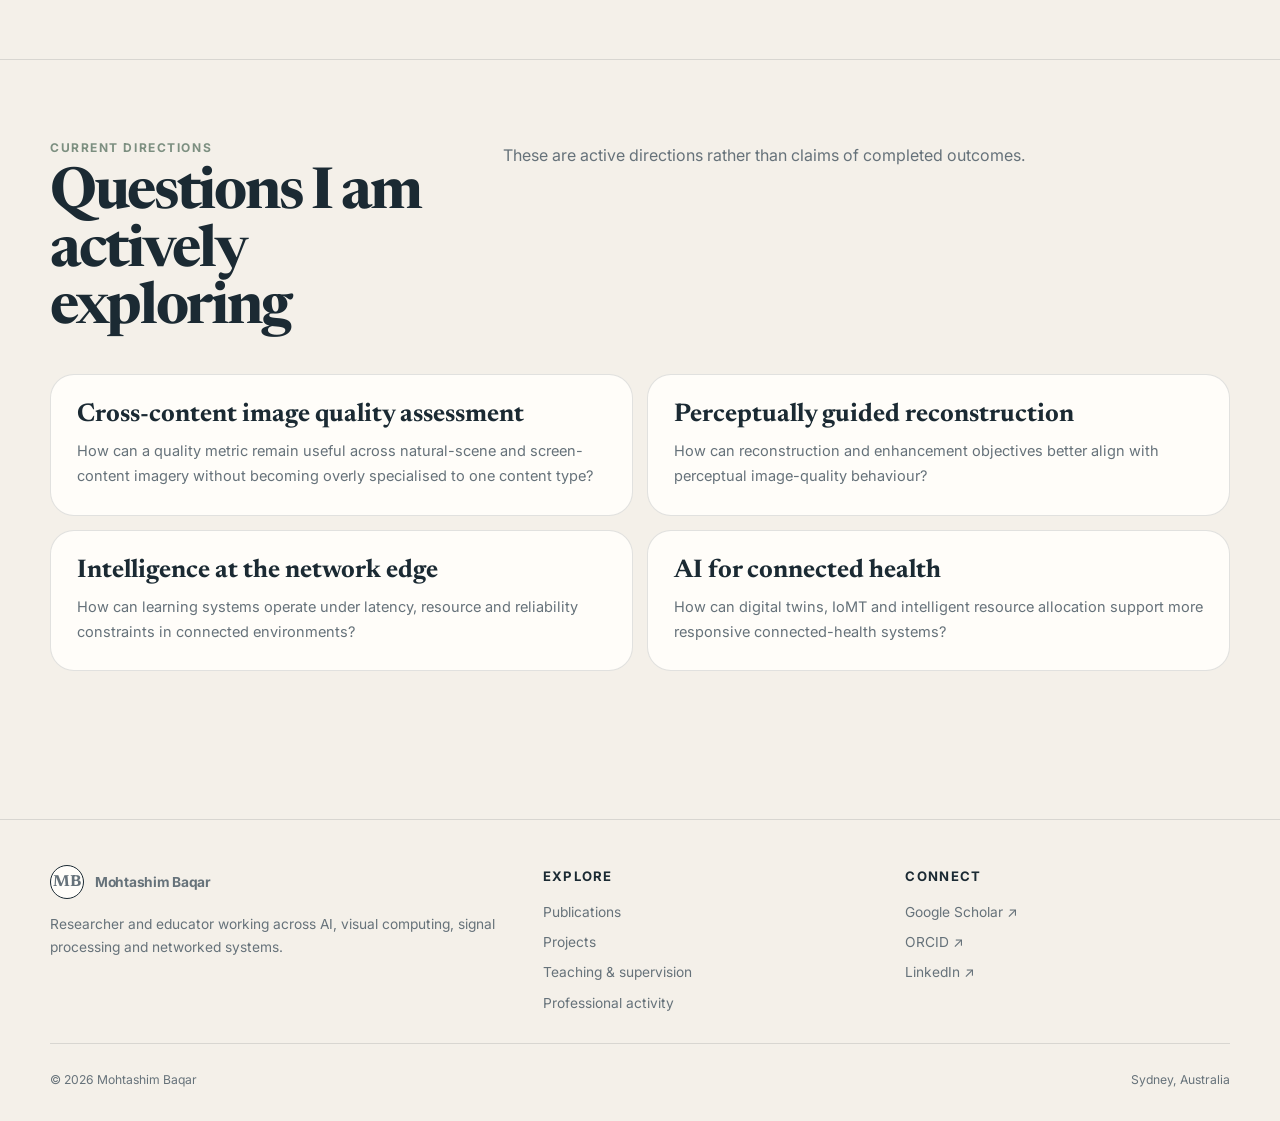
<file: research.html>
<!doctype html><html lang="en"><head><meta charset="utf-8"><meta name="viewport" content="width=device-width,initial-scale=1"><title>Research | Mohtashim Baqar, PhD</title><meta name="description" content="Research themes and current directions of Mohtashim Baqar, PhD."><meta name="theme-color" content="#f4f0e9"><link rel="icon" href="favicon.svg" type="image/svg+xml"><link rel="stylesheet" href="assets/styles.css"></head><body><a class="skip-link" href="#main">Skip to content</a><header class="site-header"><div class="container nav"><a class="brand" href="index.html"><span class="brand-mark">MB</span><span>Mohtashim Baqar</span></a><button class="menu-btn" aria-label="Open navigation" aria-expanded="false">☰</button><nav class="nav-links"><a href="index.html">Home</a><a href="profile.html">Profile</a><a class="active" href="research.html">Research</a><a href="publications.html">Publications</a><a href="teaching.html">Teaching</a><a href="projects.html">Projects</a><a href="writing.html">Writing</a><a href="contact.html">Contact</a><a class="nav-cta" href="cv.html">CV</a></nav></div></header><main id="main"><section class="page-hero"><div class="container"><div class="breadcrumb">Home / Research</div><h1>Research</h1><p class="intro">My work sits around perception, learning and connected systems — with an emphasis on methods that can be evaluated carefully and used outside a controlled demo.</p></div></section><section class="section section-rule"><div class="container"><div class="practice-grid"><article class="practice-card"><div class="num">01</div><div><h3>Image quality & perception</h3><p>Full-reference quality assessment, perceptual similarity, reconstruction and image enhancement.</p></div></article><article class="practice-card"><div class="num">02</div><div><h3>Computer vision</h3><p>Visual recognition, detection, segmentation and robust representation learning.</p></div></article><article class="practice-card"><div class="num">03</div><div><h3>Machine learning</h3><p>Deep learning, classical ML, model optimisation, explainability and evaluation.</p></div></article><article class="practice-card"><div class="num">04</div><div><h3>Signals & sensing</h3><p>Acoustic signal analysis, feature engineering and information-driven representations.</p></div></article><article class="practice-card"><div class="num">05</div><div><h3>Networked intelligence</h3><p>IoT, cybersecurity, edge intelligence and emerging 6G-enabled systems.</p></div></article><article class="practice-card"><div class="num">06</div><div><h3>Connected health</h3><p>Recent collaborations explore digital twins, IoMT and intelligent resource allocation for health-related networks.</p></div></article></div></div></section><section class="section"><div class="container two-col"><aside class="aside-label"><h3>How I approach research</h3><p>Method before spectacle.</p></aside><div class="prose"><h2>Useful research needs more than a strong model.</h2><p>I tend to work from the measurement problem outward: what is being represented, what assumptions are hidden in the data, how the model is evaluated, and whether the chosen metric reflects the real objective.</p><p>This is particularly important in image quality assessment, where numerical agreement and perceptual agreement are not always the same thing. It also carries into applied machine learning and connected systems, where deployment constraints can make a technically elegant method impractical.</p><p>Current collaborations are broadening that perspective into edge intelligence, digital twins and Internet of Medical Things research.</p></div></div></section><section class="section section-rule"><div class="container"><div class="section-head"><div><div class="kicker">Current directions</div><h2>Questions I am actively exploring</h2></div><p>These are active directions rather than claims of completed outcomes.</p></div><div class="cards-2"><div class="plain-card"><h3>Cross-content image quality assessment</h3><p>How can a quality metric remain useful across natural-scene and screen-content imagery without becoming overly specialised to one content type?</p></div><div class="plain-card"><h3>Perceptually guided reconstruction</h3><p>How can reconstruction and enhancement objectives better align with perceptual image-quality behaviour?</p></div><div class="plain-card"><h3>Intelligence at the network edge</h3><p>How can learning systems operate under latency, resource and reliability constraints in connected environments?</p></div><div class="plain-card"><h3>AI for connected health</h3><p>How can digital twins, IoMT and intelligent resource allocation support more responsive connected-health systems?</p></div></div></div></section></main><footer class="footer"><div class="container"><div class="footer-grid"><div><a class="brand" href="index.html"><span class="brand-mark">MB</span><span>Mohtashim Baqar</span></a><p>Researcher and educator working across AI, visual computing, signal processing and networked systems.</p></div><div><h4>Explore</h4><div class="footer-links"><a href="publications.html">Publications</a><a href="projects.html">Projects</a><a href="teaching.html">Teaching & supervision</a><a href="professional.html">Professional activity</a></div></div><div><h4>Connect</h4><div class="footer-links"><a href="https://scholar.google.com/citations?user=G6kk2C8AAAAJ" target="_blank" rel="noopener">Google Scholar ↗</a><a href="https://orcid.org/0000-0002-4683-3783" target="_blank" rel="noopener">ORCID ↗</a><a href="https://www.linkedin.com/in/mohtashimbq" target="_blank" rel="noopener">LinkedIn ↗</a></div></div></div><div class="footer-bottom"><span>© <span data-year></span> Mohtashim Baqar</span><span>Sydney, Australia</span></div></div></footer><script src="assets/site.js"></script></body></html>
</file>
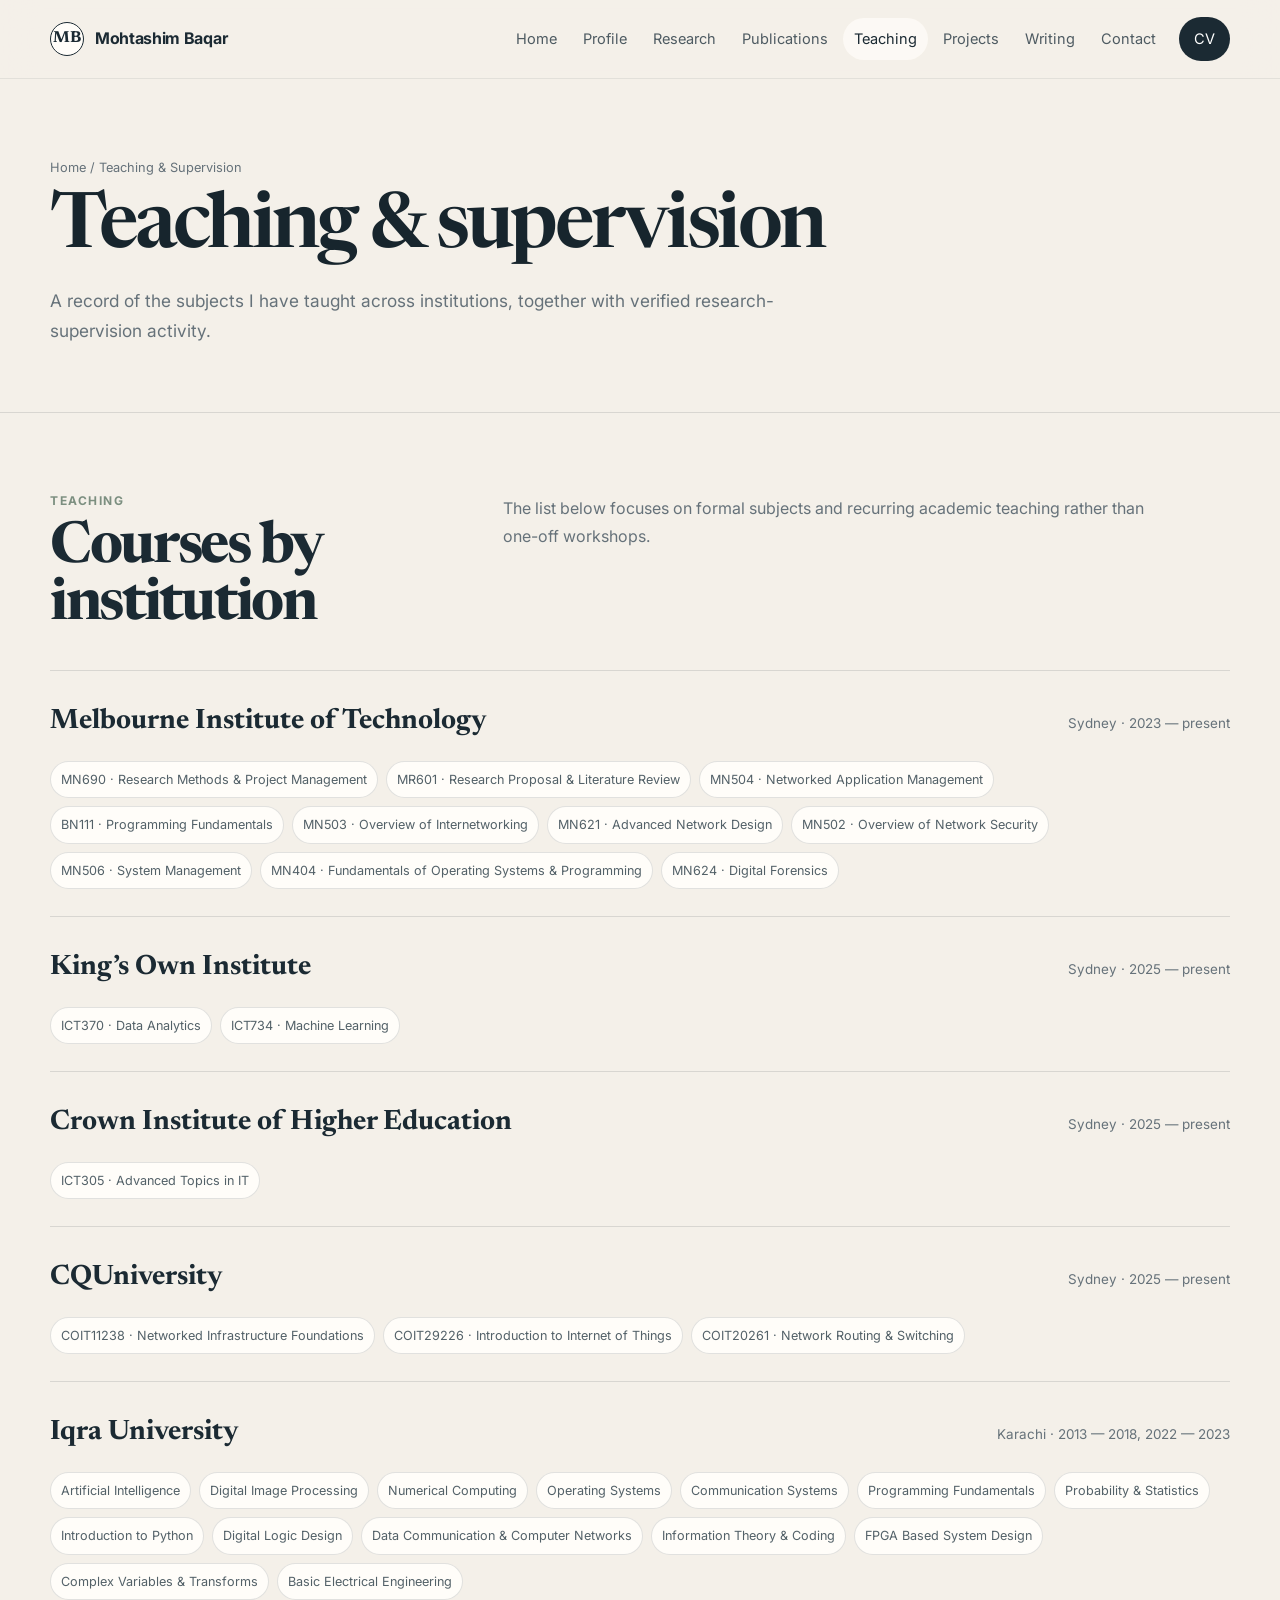
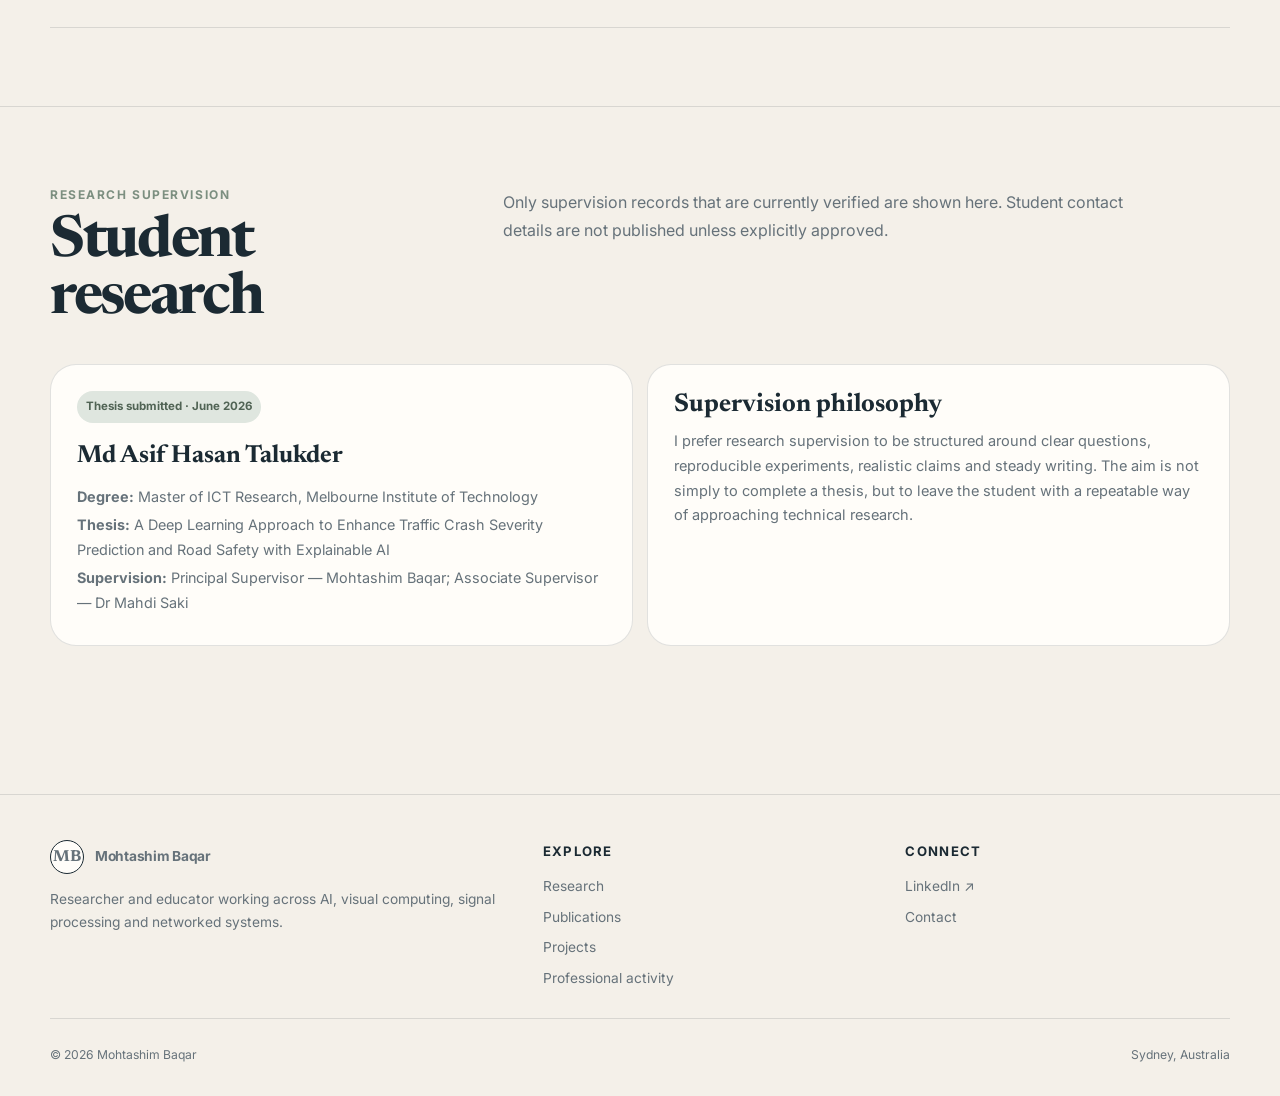
<file: teaching.html>
<!doctype html><html lang="en"><head><meta charset="utf-8"><meta name="viewport" content="width=device-width,initial-scale=1"><title>Teaching & Supervision | Mohtashim Baqar, PhD</title><meta name="description" content="Teaching portfolio and research supervision of Mohtashim Baqar, PhD."><meta name="theme-color" content="#f4f0e9"><link rel="icon" href="favicon.svg" type="image/svg+xml"><link rel="stylesheet" href="assets/styles.css"></head><body><a class="skip-link" href="#main">Skip to content</a><header class="site-header"><div class="container nav"><a class="brand" href="index.html"><span class="brand-mark">MB</span><span>Mohtashim Baqar</span></a><button class="menu-btn" aria-label="Open navigation" aria-expanded="false">☰</button><nav class="nav-links"><a href="index.html">Home</a><a href="profile.html">Profile</a><a href="research.html">Research</a><a href="publications.html">Publications</a><a class="active" href="teaching.html">Teaching</a><a href="projects.html">Projects</a><a href="writing.html">Writing</a><a href="contact.html">Contact</a><a class="nav-cta" href="cv.html">CV</a></nav></div></header><main id="main"><section class="page-hero"><div class="container"><div class="breadcrumb">Home / Teaching & Supervision</div><h1>Teaching & supervision</h1><p class="intro">A record of the subjects I have taught across institutions, together with verified research-supervision activity.</p></div></section><section class="section section-rule"><div class="container"><div class="section-head"><div><div class="kicker">Teaching</div><h2>Courses by institution</h2></div><p>The list below focuses on formal subjects and recurring academic teaching rather than one-off workshops.</p></div><div class="institution"><div class="institution-head"><h3>Melbourne Institute of Technology</h3><span class="place">Sydney · 2023 — present</span></div><div class="course-pills"><span class="course-pill">MN690 · Research Methods & Project Management</span><span class="course-pill">MR601 · Research Proposal & Literature Review</span><span class="course-pill">MN504 · Networked Application Management</span><span class="course-pill">BN111 · Programming Fundamentals</span><span class="course-pill">MN503 · Overview of Internetworking</span><span class="course-pill">MN621 · Advanced Network Design</span><span class="course-pill">MN502 · Overview of Network Security</span><span class="course-pill">MN506 · System Management</span><span class="course-pill">MN404 · Fundamentals of Operating Systems & Programming</span><span class="course-pill">MN624 · Digital Forensics</span></div></div><div class="institution"><div class="institution-head"><h3>King’s Own Institute</h3><span class="place">Sydney · 2025 — present</span></div><div class="course-pills"><span class="course-pill">ICT370 · Data Analytics</span><span class="course-pill">ICT734 · Machine Learning</span></div></div><div class="institution"><div class="institution-head"><h3>Crown Institute of Higher Education</h3><span class="place">Sydney · 2025 — present</span></div><div class="course-pills"><span class="course-pill">ICT305 · Advanced Topics in IT</span></div></div><div class="institution"><div class="institution-head"><h3>CQUniversity</h3><span class="place">Sydney · 2025 — present</span></div><div class="course-pills"><span class="course-pill">COIT11238 · Networked Infrastructure Foundations</span><span class="course-pill">COIT29226 · Introduction to Internet of Things</span><span class="course-pill">COIT20261 · Network Routing & Switching</span></div></div><div class="institution"><div class="institution-head"><h3>Iqra University</h3><span class="place">Karachi · 2013 — 2018, 2022 — 2023</span></div><div class="course-pills"><span class="course-pill">Artificial Intelligence</span><span class="course-pill">Digital Image Processing</span><span class="course-pill">Numerical Computing</span><span class="course-pill">Operating Systems</span><span class="course-pill">Communication Systems</span><span class="course-pill">Programming Fundamentals</span><span class="course-pill">Probability & Statistics</span><span class="course-pill">Introduction to Python</span><span class="course-pill">Digital Logic Design</span><span class="course-pill">Data Communication & Computer Networks</span><span class="course-pill">Information Theory & Coding</span><span class="course-pill">FPGA Based System Design</span><span class="course-pill">Complex Variables & Transforms</span><span class="course-pill">Basic Electrical Engineering</span></div></div></div></section><section class="section section-rule"><div class="container"><div class="section-head"><div><div class="kicker">Research supervision</div><h2>Student research</h2></div><p>Only supervision records that are currently verified are shown here. Student contact details are not published unless explicitly approved.</p></div><div class="cards-2"><article class="supervision-card"><span class="status">Thesis submitted · June 2026</span><h3>Md Asif Hasan Talukder</h3><p><strong>Degree:</strong> Master of ICT Research, Melbourne Institute of Technology</p><p><strong>Thesis:</strong> A Deep Learning Approach to Enhance Traffic Crash Severity Prediction and Road Safety with Explainable AI</p><p><strong>Supervision:</strong> Principal Supervisor — Mohtashim Baqar; Associate Supervisor — Dr Mahdi Saki</p></article><article class="plain-card"><h3>Supervision philosophy</h3><p>I prefer research supervision to be structured around clear questions, reproducible experiments, realistic claims and steady writing. The aim is not simply to complete a thesis, but to leave the student with a repeatable way of approaching technical research.</p></article></div></div></section></main><footer class="footer"><div class="container"><div class="footer-grid"><div><a class="brand" href="index.html"><span class="brand-mark">MB</span><span>Mohtashim Baqar</span></a><p>Researcher and educator working across AI, visual computing, signal processing and networked systems.</p></div><div><h4>Explore</h4><div class="footer-links"><a href="research.html">Research</a><a href="publications.html">Publications</a><a href="projects.html">Projects</a><a href="professional.html">Professional activity</a></div></div><div><h4>Connect</h4><div class="footer-links"><a href="https://www.linkedin.com/in/mohtashimbq" target="_blank" rel="noopener">LinkedIn ↗</a><a href="contact.html">Contact</a></div></div></div><div class="footer-bottom"><span>© <span data-year></span> Mohtashim Baqar</span><span>Sydney, Australia</span></div></div></footer><script src="assets/site.js"></script></body></html>
</file>
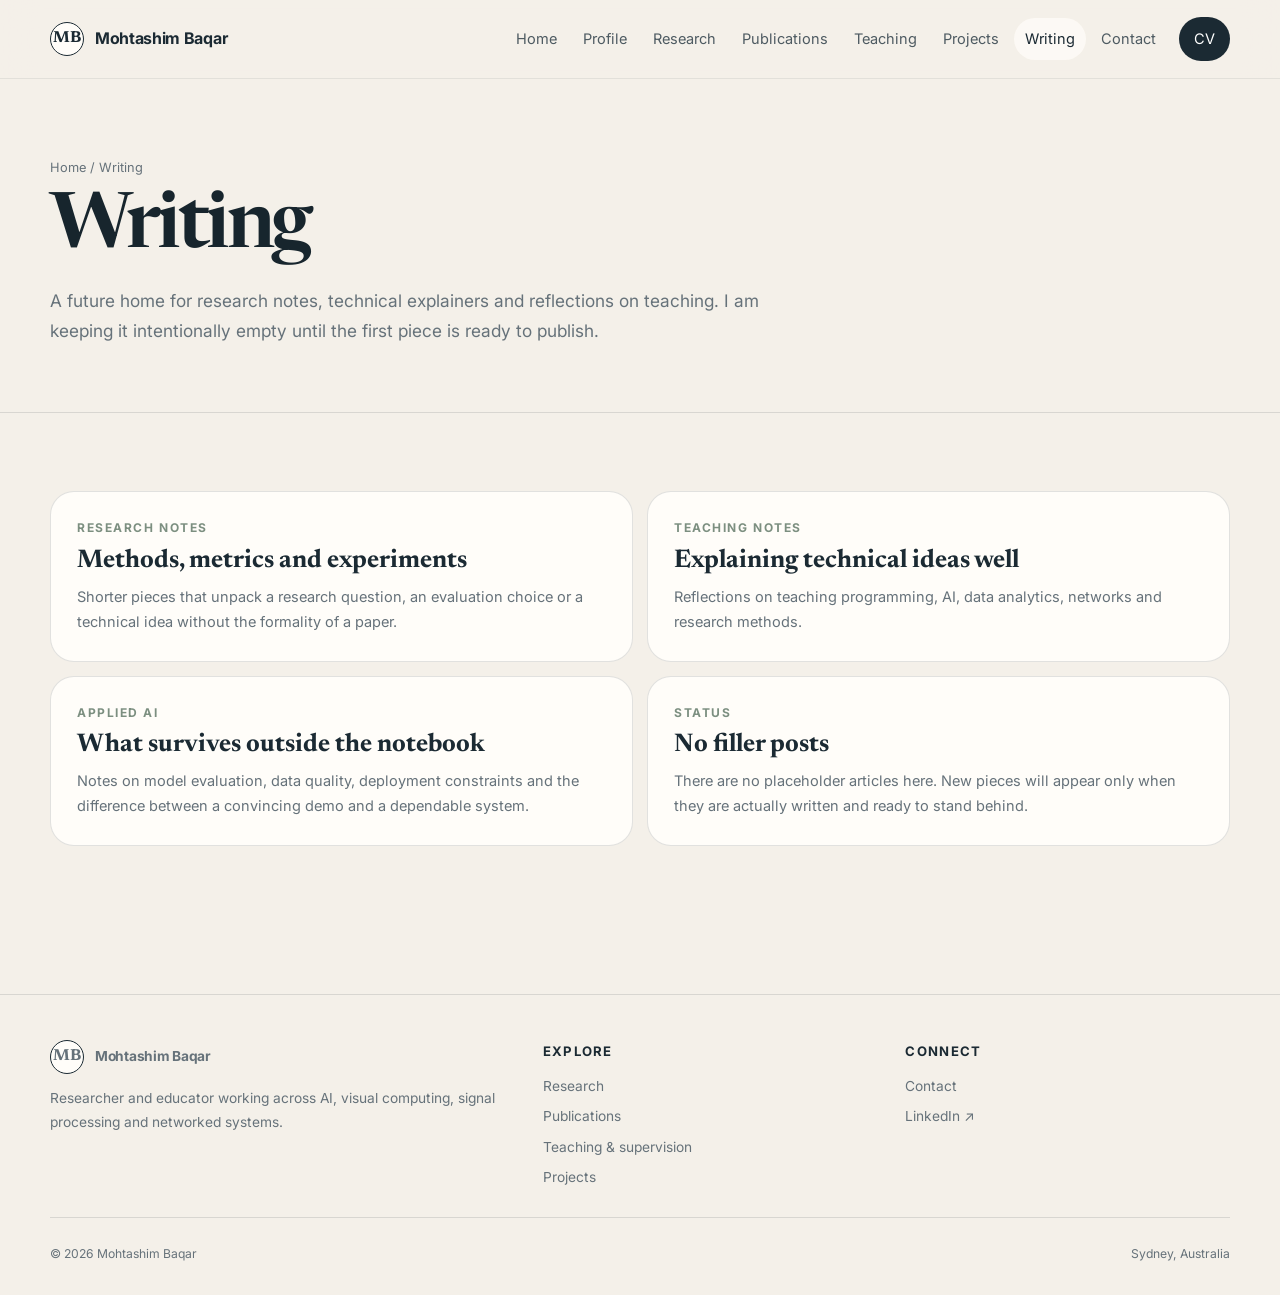
<file: writing.html>
<!doctype html><html lang="en"><head><meta charset="utf-8"><meta name="viewport" content="width=device-width,initial-scale=1"><title>Writing | Mohtashim Baqar, PhD</title><meta name="description" content="Research notes, technical explainers and teaching reflections by Mohtashim Baqar, PhD."><meta name="theme-color" content="#f4f0e9"><link rel="icon" href="favicon.svg" type="image/svg+xml"><link rel="stylesheet" href="assets/styles.css"></head><body><a class="skip-link" href="#main">Skip to content</a><header class="site-header"><div class="container nav"><a class="brand" href="index.html"><span class="brand-mark">MB</span><span>Mohtashim Baqar</span></a><button class="menu-btn" aria-label="Open navigation" aria-expanded="false">☰</button><nav class="nav-links"><a href="index.html">Home</a><a href="profile.html">Profile</a><a href="research.html">Research</a><a href="publications.html">Publications</a><a href="teaching.html">Teaching</a><a href="projects.html">Projects</a><a class="active" href="writing.html">Writing</a><a href="contact.html">Contact</a><a class="nav-cta" href="cv.html">CV</a></nav></div></header><main id="main"><section class="page-hero"><div class="container"><div class="breadcrumb">Home / Writing</div><h1>Writing</h1><p class="intro">A future home for research notes, technical explainers and reflections on teaching. I am keeping it intentionally empty until the first piece is ready to publish.</p></div></section><section class="section section-rule"><div class="container"><div class="cards-2"><article class="plain-card"><div class="kicker">Research notes</div><h3>Methods, metrics and experiments</h3><p>Shorter pieces that unpack a research question, an evaluation choice or a technical idea without the formality of a paper.</p></article><article class="plain-card"><div class="kicker">Teaching notes</div><h3>Explaining technical ideas well</h3><p>Reflections on teaching programming, AI, data analytics, networks and research methods.</p></article><article class="plain-card"><div class="kicker">Applied AI</div><h3>What survives outside the notebook</h3><p>Notes on model evaluation, data quality, deployment constraints and the difference between a convincing demo and a dependable system.</p></article><article class="plain-card"><div class="kicker">Status</div><h3>No filler posts</h3><p>There are no placeholder articles here. New pieces will appear only when they are actually written and ready to stand behind.</p></article></div></div></section></main><footer class="footer"><div class="container"><div class="footer-grid"><div><a class="brand" href="index.html"><span class="brand-mark">MB</span><span>Mohtashim Baqar</span></a><p>Researcher and educator working across AI, visual computing, signal processing and networked systems.</p></div><div><h4>Explore</h4><div class="footer-links"><a href="research.html">Research</a><a href="publications.html">Publications</a><a href="teaching.html">Teaching & supervision</a><a href="projects.html">Projects</a></div></div><div><h4>Connect</h4><div class="footer-links"><a href="contact.html">Contact</a><a href="https://www.linkedin.com/in/mohtashimbq" target="_blank" rel="noopener">LinkedIn ↗</a></div></div></div><div class="footer-bottom"><span>© <span data-year></span> Mohtashim Baqar</span><span>Sydney, Australia</span></div></div></footer><script src="assets/site.js"></script></body></html>
</file>
<file: assets/styles.css>
@import url('https://fonts.googleapis.com/css2?family=Inter:wght@400;500;600;700&family=Newsreader:opsz,wght@6..72,500;6..72,600&display=swap');

:root{
  --paper:#f4f0e9;
  --paper-2:#ebe6dd;
  --ink:#1b2a33;
  --muted:#66727a;
  --line:rgba(27,42,51,.13);
  --white:#fffdf9;
  --navy:#213f55;
  --sage:#7c8f80;
  --sage-soft:#dfe6df;
  --clay:#a87357;
  --shadow:0 24px 60px rgba(24,39,48,.09);
  --radius:28px;
  --max:1180px;
}

*{box-sizing:border-box}
html{scroll-behavior:smooth}
body{margin:0;background:var(--paper);color:var(--ink);font-family:Inter,system-ui,-apple-system,BlinkMacSystemFont,"Segoe UI",sans-serif;line-height:1.7;text-rendering:optimizeLegibility}
a{color:inherit;text-decoration:none}
img{display:block;max-width:100%}
button,input,textarea{font:inherit}
::selection{background:#d9e2dc;color:var(--ink)}
.container{width:min(calc(100% - 40px),var(--max));margin:0 auto}
.skip-link{position:absolute;left:-999px;top:10px;background:var(--ink);color:white;padding:10px 14px;border-radius:10px;z-index:999}.skip-link:focus{left:12px}

.site-header{position:sticky;top:0;z-index:50;background:rgba(244,240,233,.88);backdrop-filter:blur(18px);border-bottom:1px solid rgba(27,42,51,.08)}
.nav{min-height:78px;display:flex;align-items:center;gap:28px}
.brand{display:flex;align-items:center;gap:11px;font-weight:700;letter-spacing:-.02em}
.brand-mark{width:34px;height:34px;border:1px solid var(--ink);border-radius:50%;display:grid;place-items:center;font-family:Newsreader,serif;font-size:1rem;background:var(--white)}
.nav-links{margin-left:auto;display:flex;align-items:center;gap:4px}
.nav-links a{font-size:.91rem;color:#4e5b62;padding:9px 11px;border-radius:999px}
.nav-links a:hover,.nav-links a.active{color:var(--ink);background:rgba(255,253,249,.72)}
.nav-links .nav-cta{margin-left:8px;background:var(--ink);color:white;padding:10px 15px}
.nav-links .nav-cta:hover{background:var(--navy);color:white}
.menu-btn{display:none;margin-left:auto;width:42px;height:42px;border:1px solid var(--line);border-radius:50%;background:var(--white);color:var(--ink);cursor:pointer}

.hero{padding:88px 0 62px}
.hero-panel{position:relative;overflow:hidden;background:var(--white);border:1px solid var(--line);border-radius:38px;box-shadow:var(--shadow);padding:58px;display:grid;grid-template-columns:minmax(0,1.35fr) minmax(250px,.65fr);gap:54px;align-items:end}
.hero-panel:before{content:"";position:absolute;width:320px;height:320px;border:1px solid rgba(33,63,85,.12);border-radius:50%;right:-120px;top:-160px}
.hero-panel:after{content:"";position:absolute;width:180px;height:180px;background:var(--sage-soft);border-radius:48% 52% 44% 56%/55% 43% 57% 45%;right:62px;bottom:-85px;opacity:.55}
.eyebrow{font-size:.77rem;font-weight:700;letter-spacing:.14em;text-transform:uppercase;color:var(--sage);margin-bottom:16px}
.hero h1,.page-hero h1{font-family:Newsreader,Georgia,serif;font-weight:600;letter-spacing:-.045em;line-height:.96;margin:0;color:#17252d}
.hero h1{font-size:clamp(3.6rem,7vw,6.8rem);max-width:820px}
.hero h1 em{font-style:normal;color:var(--navy)}
.hero-copy{font-size:1.16rem;color:#536168;max-width:720px;margin:26px 0 0}
.hero-actions{display:flex;gap:11px;flex-wrap:wrap;margin-top:31px}
.btn{display:inline-flex;align-items:center;gap:8px;justify-content:center;padding:12px 17px;border-radius:999px;border:1px solid var(--line);font-weight:600;font-size:.93rem;transition:.2s ease}
.btn:hover{transform:translateY(-1px)}
.btn-dark{background:var(--ink);color:white;border-color:var(--ink)}
.btn-light{background:transparent;color:var(--ink)}

.identity-card{position:relative;z-index:2;justify-self:end;width:min(100%,290px);padding:22px;border-top:1px solid var(--line);border-bottom:1px solid var(--line)}
.identity-top{display:flex;gap:16px;align-items:center}
.identity-photo{width:96px;height:96px;object-fit:cover;border-radius:26px;filter:saturate(.84) contrast(.98)}
.identity-card h2{font-family:Newsreader,serif;font-size:1.45rem;margin:0 0 3px;letter-spacing:-.02em}.identity-card p{margin:0;color:var(--muted);font-size:.86rem}.identity-note{font-size:.78rem!important;margin-top:14px!important}

.section{padding:78px 0}.section-sm{padding:42px 0}.section-rule{border-top:1px solid var(--line)}
.section-head{display:grid;grid-template-columns:.72fr 1.28fr;gap:44px;align-items:start;margin-bottom:35px}.section-head h2{font-family:Newsreader,serif;font-size:clamp(2.35rem,4.5vw,4rem);letter-spacing:-.04em;line-height:1;margin:0}.section-head p{margin:4px 0 0;color:var(--muted);max-width:650px}
.kicker{font-size:.75rem;text-transform:uppercase;letter-spacing:.13em;font-weight:700;color:var(--sage);margin-bottom:8px}

.practice-grid{display:grid;grid-template-columns:repeat(3,1fr);gap:14px}.practice-card{min-height:245px;background:var(--white);border:1px solid var(--line);border-radius:var(--radius);padding:28px;display:flex;flex-direction:column;justify-content:space-between}.practice-card .num{font-family:Newsreader,serif;font-size:1rem;color:var(--clay)}.practice-card h3{font-family:Newsreader,serif;font-size:1.75rem;line-height:1.1;margin:0 0 10px}.practice-card p{margin:0;color:var(--muted);font-size:.92rem}

.work-list{border-top:1px solid var(--line)}.work-row{display:grid;grid-template-columns:150px 1fr auto;gap:24px;padding:25px 0;border-bottom:1px solid var(--line);align-items:start}.work-meta{font-size:.77rem;text-transform:uppercase;letter-spacing:.08em;color:var(--sage);font-weight:700}.work-row h3{margin:0;font-size:1.05rem;line-height:1.45;font-weight:600}.work-row p{margin:7px 0 0;color:var(--muted);font-size:.9rem}.tag{font-size:.74rem;padding:6px 9px;border-radius:999px;border:1px solid var(--line);color:#59656c;white-space:nowrap}.tag.review{background:#f0e4dd;border-color:#e6d0c5;color:#7d513f}

.feature{background:var(--ink);color:white;border-radius:34px;padding:42px;display:grid;grid-template-columns:1.1fr .9fr;gap:40px}.feature h2{font-family:Newsreader,serif;font-size:clamp(2.4rem,4.5vw,4.2rem);line-height:.98;letter-spacing:-.04em;margin:0}.feature p{color:#c7d0d4;margin:0}.feature .btn{border-color:rgba(255,255,255,.25);color:white;margin-top:22px}

.page-hero{padding:78px 0 50px}.page-hero .intro{max-width:760px;margin-top:20px;color:var(--muted);font-size:1.08rem}.page-hero h1{font-size:clamp(3.1rem,6vw,5.6rem)}
.breadcrumb{font-size:.8rem;color:var(--muted);margin-bottom:14px}
.two-col{display:grid;grid-template-columns:.78fr 1.22fr;gap:60px}.aside-label{position:sticky;top:110px;height:max-content}.aside-label h3{font-family:Newsreader,serif;font-size:1.9rem;margin:0 0 10px}.aside-label p{font-size:.88rem;color:var(--muted);margin:0}
.prose h2{font-family:Newsreader,serif;font-size:2.2rem;margin:0 0 14px}.prose h3{font-size:1rem;margin:30px 0 8px}.prose p{color:#4f5e65;margin:0 0 17px}.prose ul{padding-left:20px;color:#4f5e65}
.timeline{border-top:1px solid var(--line)}.timeline-item{display:grid;grid-template-columns:150px 1fr;gap:24px;padding:25px 0;border-bottom:1px solid var(--line)}.timeline-item .when{color:var(--sage);font-size:.82rem;font-weight:700}.timeline-item h3{margin:0 0 4px;font-size:1rem}.timeline-item p{margin:0;color:var(--muted);font-size:.9rem}

.cards-2{display:grid;grid-template-columns:repeat(2,1fr);gap:14px}.plain-card{background:var(--white);border:1px solid var(--line);border-radius:24px;padding:26px}.plain-card h3{font-family:Newsreader,serif;font-size:1.6rem;line-height:1.1;margin:0 0 10px}.plain-card p{margin:0;color:var(--muted);font-size:.91rem}.plain-card .meta{margin-top:16px;font-size:.78rem;color:var(--sage);font-weight:700}

.institution{padding:27px 0;border-top:1px solid var(--line)}.institution:last-child{border-bottom:1px solid var(--line)}.institution-head{display:flex;justify-content:space-between;gap:20px;align-items:baseline;margin-bottom:15px}.institution h3{font-family:Newsreader,serif;font-size:1.75rem;margin:0}.institution .place{color:var(--muted);font-size:.84rem}.course-pills{display:flex;flex-wrap:wrap;gap:8px}.course-pill{padding:7px 10px;border-radius:999px;background:var(--white);border:1px solid var(--line);font-size:.79rem;color:#536168}
.supervision-card{background:var(--white);border:1px solid var(--line);border-radius:26px;padding:26px}.supervision-card .status{display:inline-block;font-size:.72rem;padding:6px 9px;border-radius:999px;background:var(--sage-soft);color:#506354;font-weight:700;margin-bottom:13px}.supervision-card h3{font-family:Newsreader,serif;font-size:1.55rem;margin:0 0 7px}.supervision-card p{margin:4px 0;color:var(--muted);font-size:.9rem}

.pub-group{margin-bottom:48px}.pub-group h2{font-family:Newsreader,serif;font-size:2rem;margin:0 0 18px}.publication{display:grid;grid-template-columns:70px 1fr auto;gap:18px;padding:20px 0;border-top:1px solid var(--line)}.publication:last-child{border-bottom:1px solid var(--line)}.pub-year{color:var(--sage);font-size:.82rem;font-weight:700}.publication h3{margin:0;font-size:.98rem;line-height:1.5}.publication p{margin:6px 0 0;color:var(--muted);font-size:.87rem}.pub-state{font-size:.73rem;border:1px solid var(--line);padding:6px 9px;border-radius:999px;height:max-content;color:#59656c}

.contact-grid{display:grid;grid-template-columns:1fr 1fr;gap:14px}.contact-card{background:var(--white);border:1px solid var(--line);border-radius:26px;padding:28px}.contact-card h3{font-family:Newsreader,serif;font-size:1.7rem;margin:0 0 16px}.contact-link{display:flex;justify-content:space-between;gap:20px;padding:13px 0;border-top:1px solid var(--line);font-size:.91rem}.contact-link span{color:var(--muted)}

.footer{padding:45px 0 30px;margin-top:70px;border-top:1px solid var(--line)}.footer-grid{display:grid;grid-template-columns:1.4fr 1fr 1fr;gap:38px}.footer h4{font-size:.82rem;text-transform:uppercase;letter-spacing:.1em;margin:0 0 13px}.footer p,.footer a{font-size:.86rem;color:var(--muted)}.footer-links{display:grid;gap:7px}.footer-bottom{display:flex;justify-content:space-between;gap:20px;padding-top:26px;margin-top:28px;border-top:1px solid var(--line);font-size:.76rem;color:var(--muted)}

@media(max-width:980px){.nav-links{display:none;position:absolute;top:78px;left:20px;right:20px;background:var(--white);border:1px solid var(--line);border-radius:22px;padding:12px;box-shadow:var(--shadow);flex-direction:column;align-items:stretch}.nav-links.open{display:flex}.nav-links .nav-cta{margin-left:0}.menu-btn{display:block}.hero-panel{grid-template-columns:1fr;padding:42px}.identity-card{justify-self:start;width:100%;max-width:420px}.section-head,.two-col,.feature{grid-template-columns:1fr}.aside-label{position:static}.practice-grid{grid-template-columns:1fr 1fr}.work-row{grid-template-columns:115px 1fr}.work-row .tag{grid-column:2;justify-self:start}.footer-grid{grid-template-columns:1fr 1fr}}
@media(max-width:680px){.container{width:min(calc(100% - 26px),var(--max))}.hero{padding-top:48px}.hero-panel{padding:30px;border-radius:28px}.hero h1{font-size:3.2rem}.identity-photo{width:78px;height:78px;border-radius:20px}.section{padding:58px 0}.section-head{gap:16px}.practice-grid,.cards-2,.contact-grid{grid-template-columns:1fr}.practice-card{min-height:210px}.work-row{grid-template-columns:1fr;gap:7px}.work-row .tag{grid-column:1}.timeline-item{grid-template-columns:1fr;gap:6px}.publication{grid-template-columns:52px 1fr}.pub-state{grid-column:2;justify-self:start}.institution-head{display:block}.footer-grid{grid-template-columns:1fr}.footer-bottom{display:block}.feature{padding:30px}.page-hero{padding-top:52px}}
@media(prefers-reduced-motion:reduce){html{scroll-behavior:auto}.btn{transition:none}}
</file>
